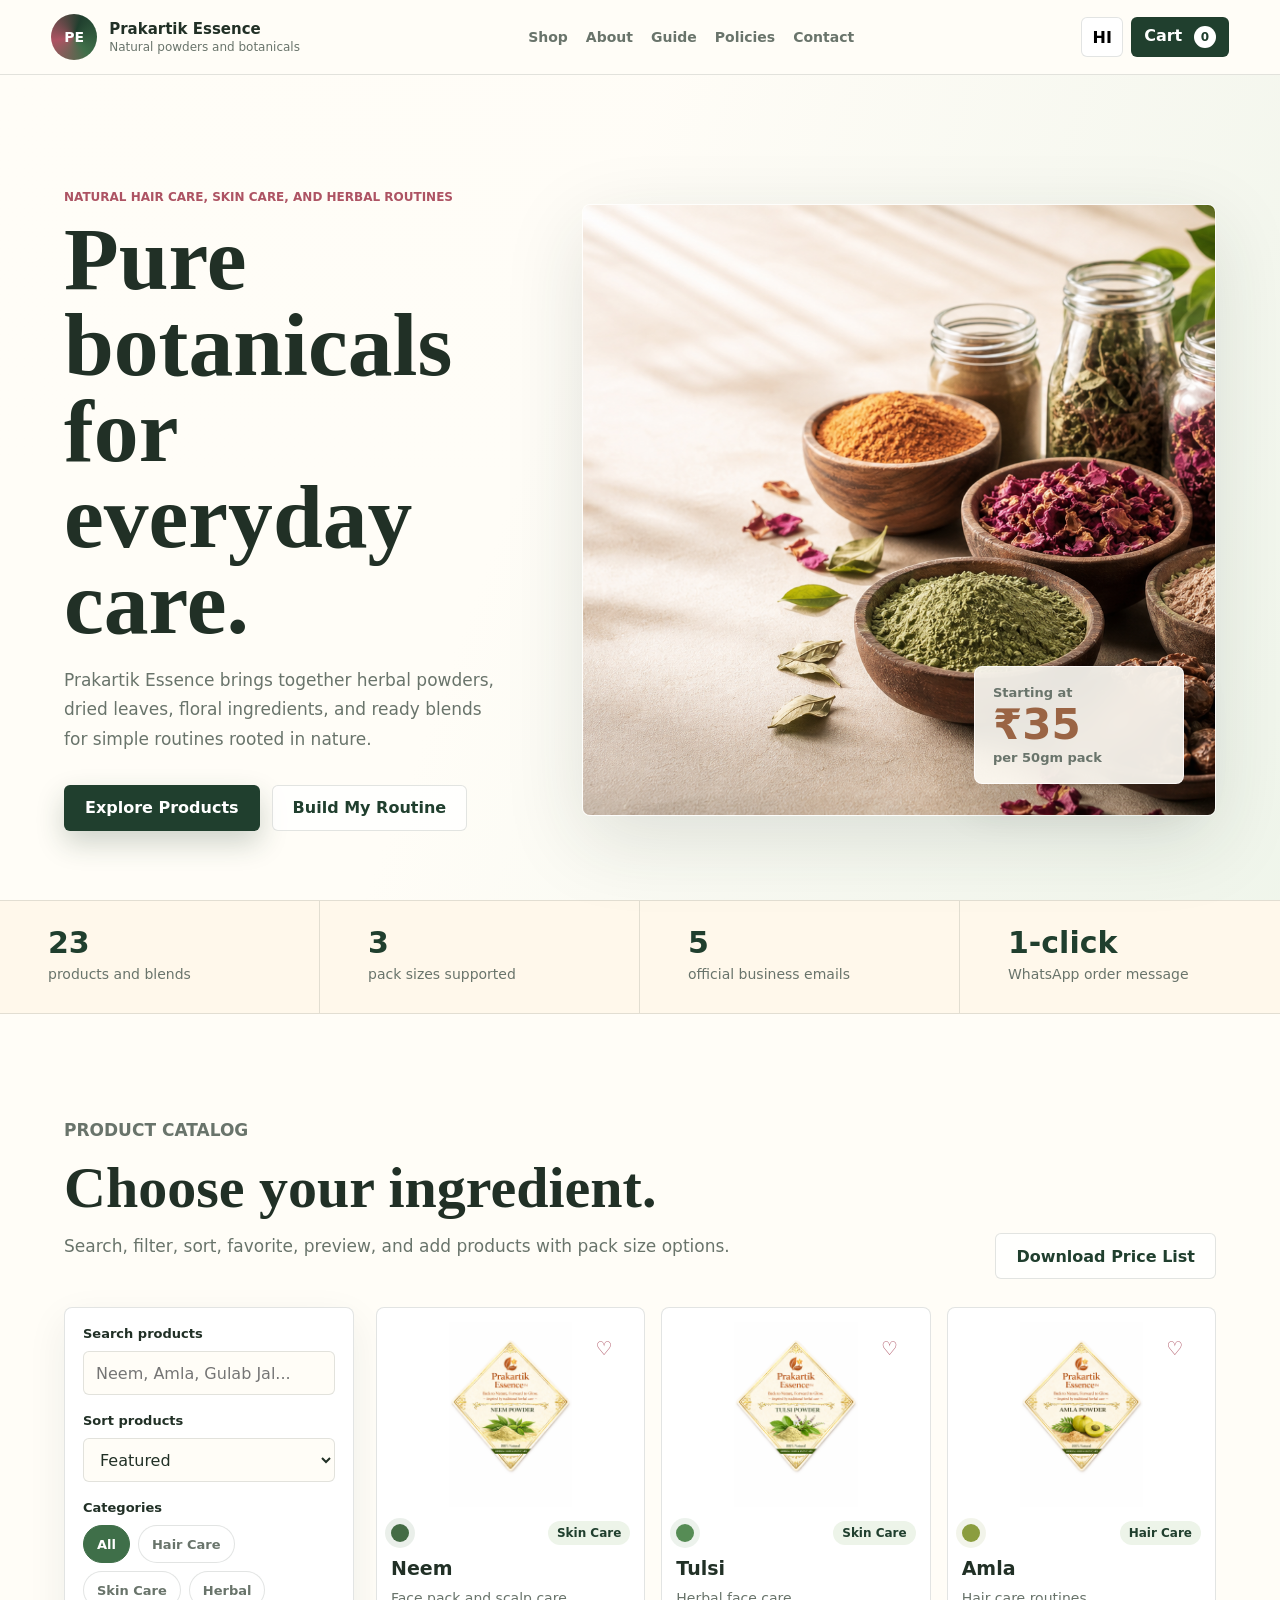
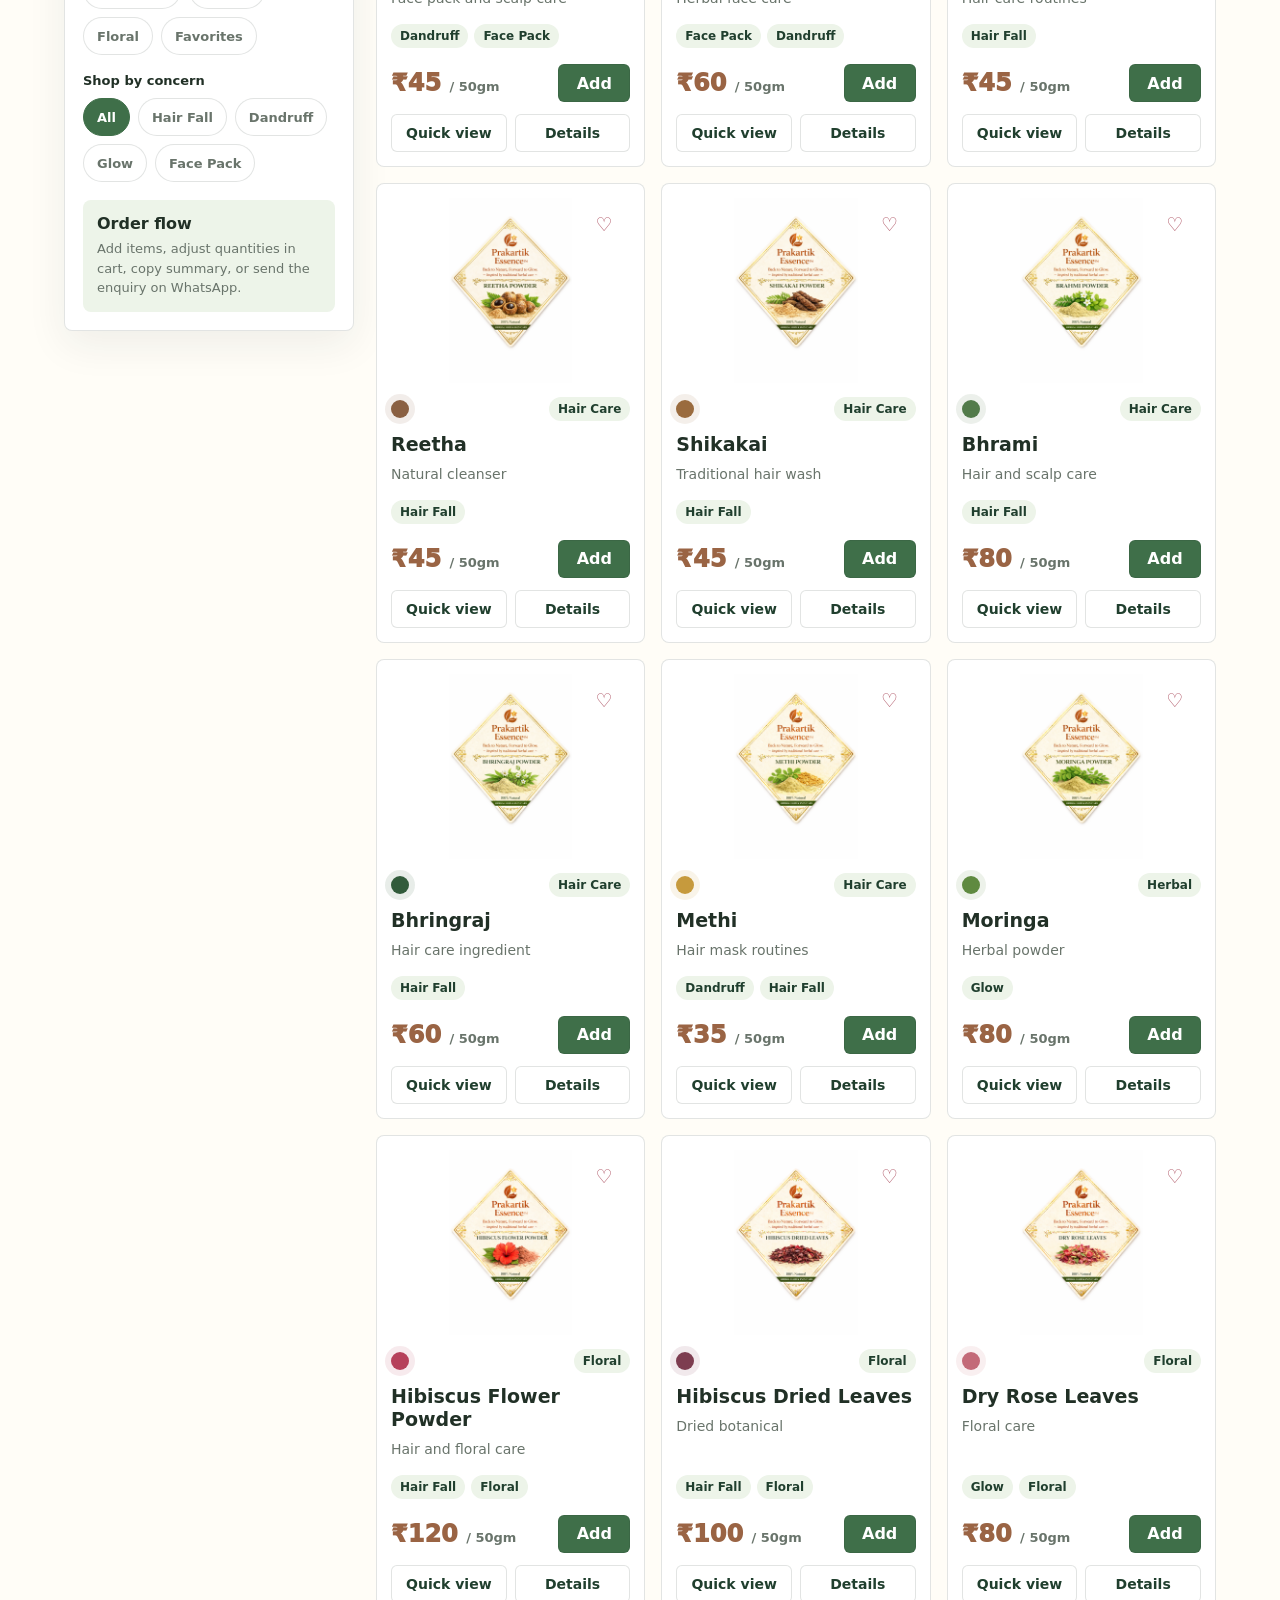
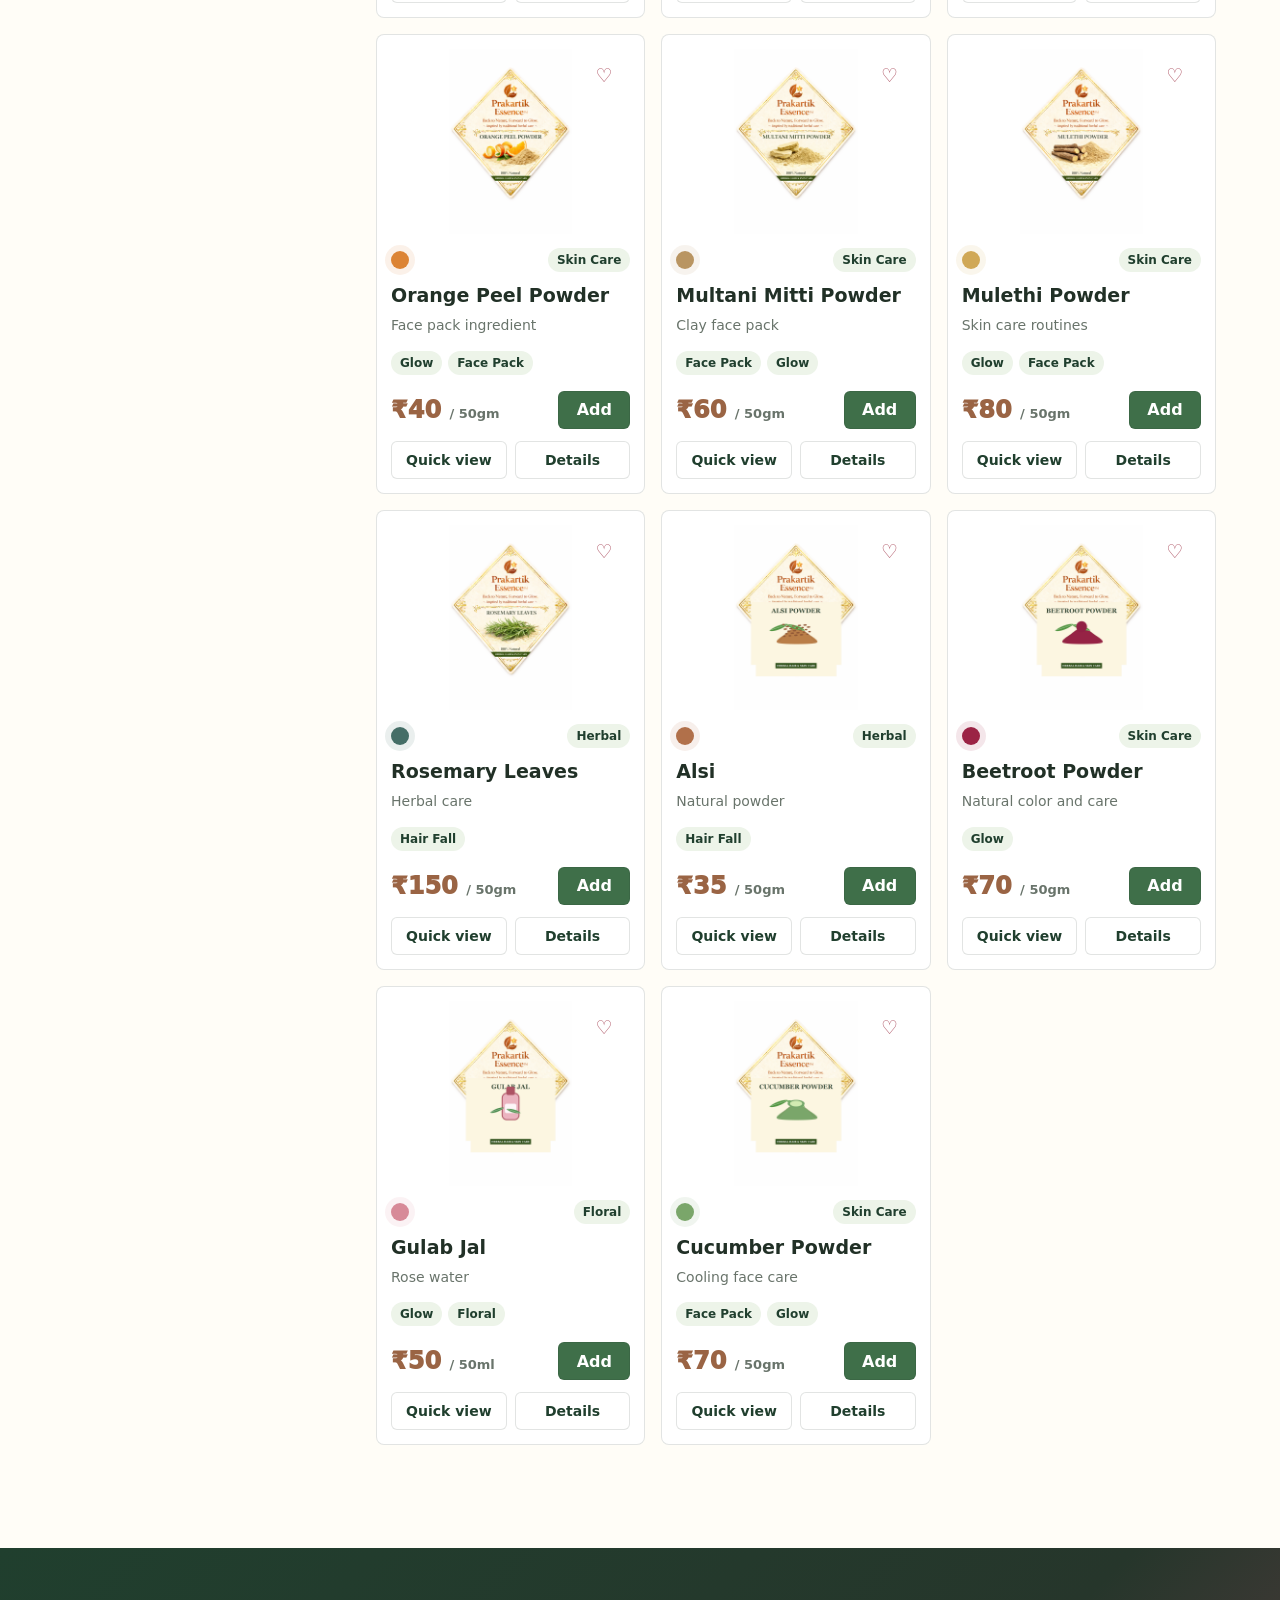
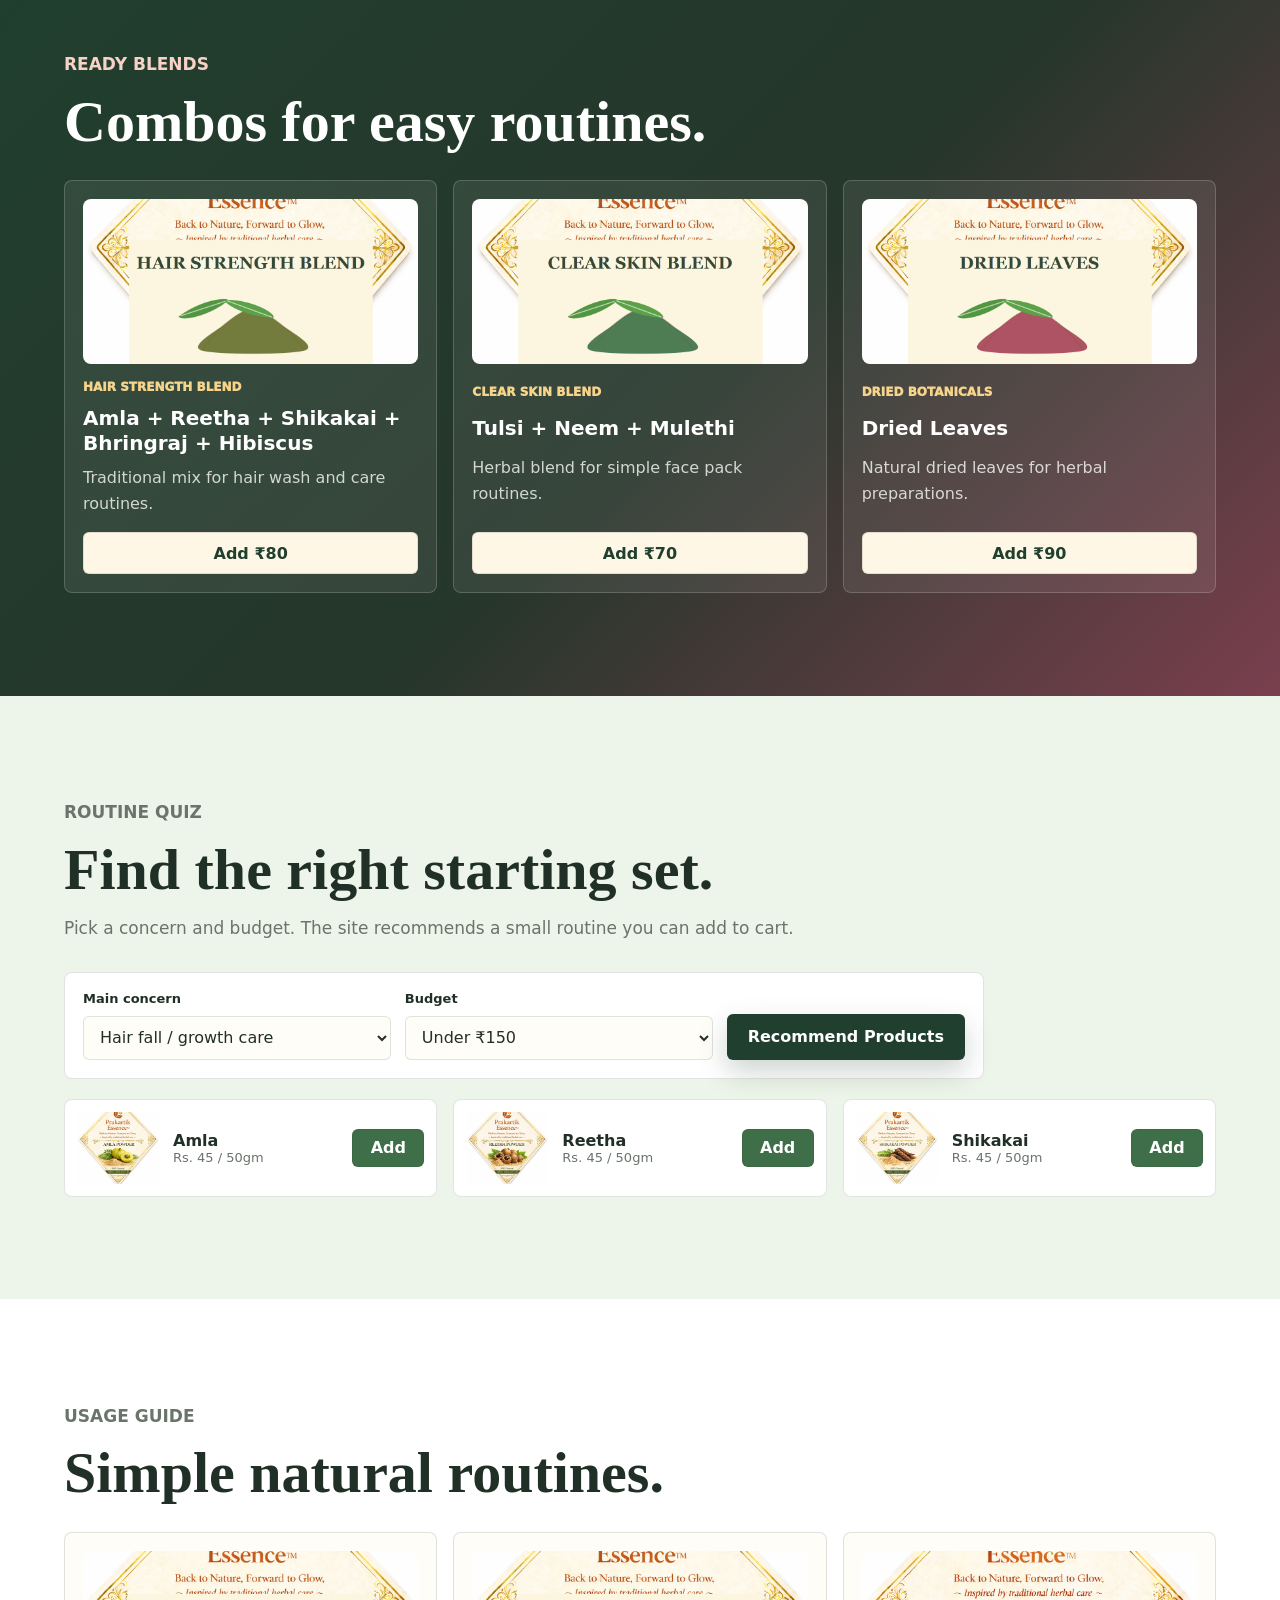
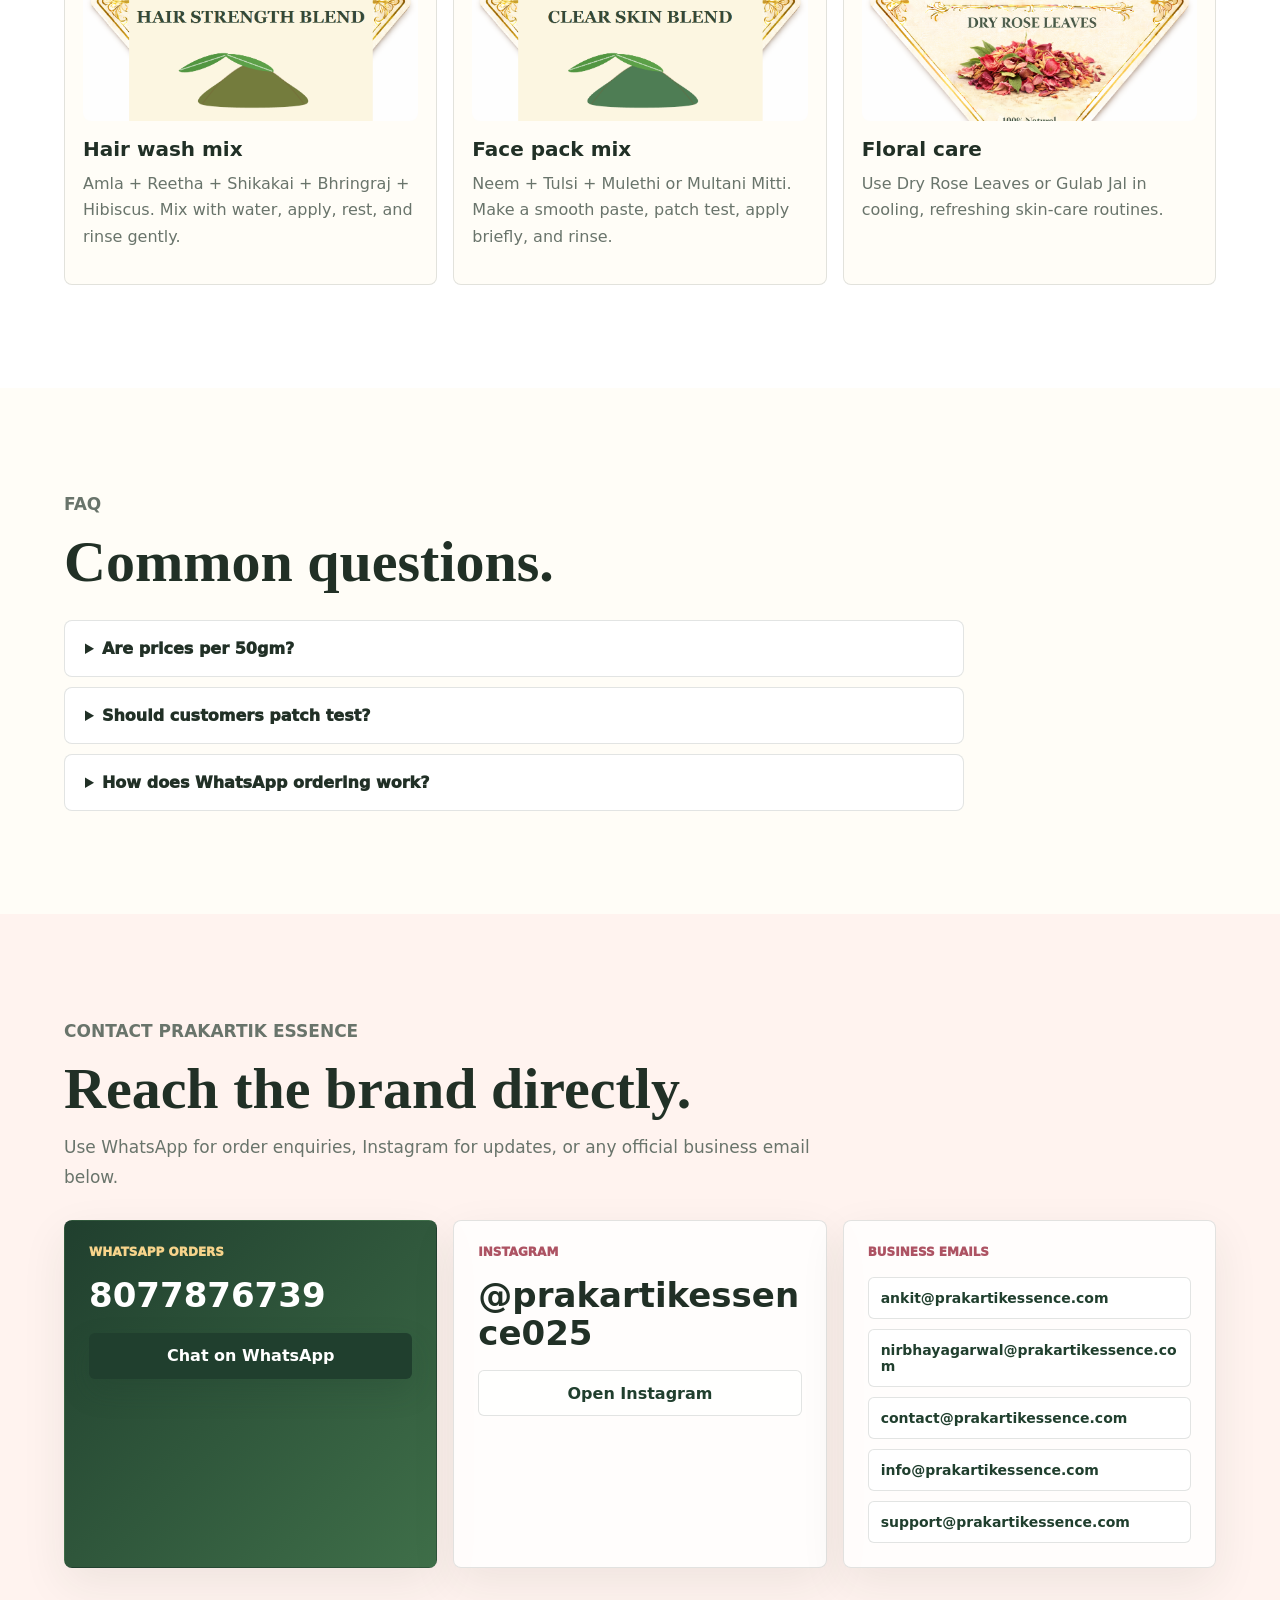
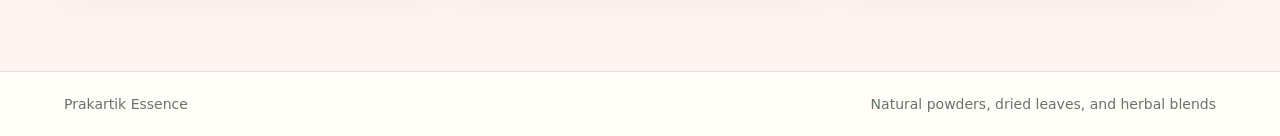
<file: index.html>
<!doctype html>
<html lang="en">
  <head>
    <meta charset="UTF-8" />
    <meta name="viewport" content="width=device-width, initial-scale=1.0" />
    <title>Prakartik Essence | Natural Herbal Powders</title>
    <meta
      name="description"
      content="Shop natural herbal powders, dried leaves, gulab jal, and traditional hair and skin care blends from Prakartik Essence."
    />
    <link rel="stylesheet" href="styles.css" />
  </head>
  <body>
    <header class="site-header">
      <a class="brand" href="#top" aria-label="Prakartik Essence home">
        <span class="brand-mark">PE</span>
        <span>
          <strong data-i18n="brand">Prakartik Essence</strong>
          <small data-i18n="tagline">Natural powders and botanicals</small>
        </span>
      </a>
      <nav class="nav" aria-label="Primary navigation">
        <a href="shop.html" data-i18n="navShop">Shop</a>
        <a href="about.html">About</a>
        <a href="guide.html" data-i18n="navGuide">Guide</a>
        <a href="policies.html">Policies</a>
        <a href="contact.html" data-i18n="navContact">Contact</a>
      </nav>
      <div class="header-actions">
        <button class="icon-btn" type="button" id="languageToggle" title="Switch language">HI</button>
        <button class="cart-trigger" type="button" id="openCart">Cart <span id="cartCount">0</span></button>
      </div>
    </header>

    <main id="top">
      <section class="hero">
        <div class="hero-copy">
          <p class="eyebrow" data-i18n="heroEyebrow">Natural hair care, skin care, and herbal routines</p>
          <h1 data-i18n="heroTitle">Pure botanicals for everyday care.</h1>
          <p class="hero-text" data-i18n="heroText">
            Prakartik Essence brings together herbal powders, dried leaves, floral ingredients, and
            ready blends for simple routines rooted in nature.
          </p>
        <div class="hero-actions">
            <a class="btn btn-primary" href="shop.html" data-i18n="exploreProducts">Explore Products</a>
            <a class="btn btn-secondary" href="#quiz" data-i18n="buildRoutine">Build My Routine</a>
          </div>
        </div>
        <div class="hero-visual" aria-label="Natural powder product display">
          <img src="assets/hero-herbal-powders.png" alt="Assorted natural powders and dried botanicals" />
          <div class="hero-card">
            <span>Starting at</span>
            <strong>&#8377;35</strong>
            <small>per 50gm pack</small>
          </div>
        </div>
      </section>

      <section class="stats" aria-label="Catalog summary">
        <div><strong>23</strong><span>products and blends</span></div>
        <div><strong>3</strong><span>pack sizes supported</span></div>
        <div><strong>5</strong><span>official business emails</span></div>
        <div><strong>1-click</strong><span>WhatsApp order message</span></div>
      </section>

      <section class="section shop-section" id="products">
        <div class="section-heading split-heading">
          <div>
            <p class="eyebrow">Product catalog</p>
            <h2>Choose your ingredient.</h2>
            <p>Search, filter, sort, favorite, preview, and add products with pack size options.</p>
          </div>
          <button class="btn btn-secondary" type="button" id="downloadPriceList">Download Price List</button>
        </div>

        <div class="shop-layout">
          <aside class="shop-tools" aria-label="Product tools">
            <label class="search-box">
              <span>Search products</span>
              <input id="productSearch" type="search" placeholder="Neem, Amla, Gulab Jal..." autocomplete="off" />
            </label>

            <label class="search-box">
              <span>Sort products</span>
              <select id="sortProducts">
                <option value="featured">Featured</option>
                <option value="priceLow">Price: low to high</option>
                <option value="priceHigh">Price: high to low</option>
                <option value="name">Name: A to Z</option>
              </select>
            </label>

            <div class="filter-group">
              <span>Categories</span>
              <div class="filter-bar" aria-label="Product category filters">
                <button class="filter-btn active" type="button" data-filter="all">All</button>
                <button class="filter-btn" type="button" data-filter="Hair Care">Hair Care</button>
                <button class="filter-btn" type="button" data-filter="Skin Care">Skin Care</button>
                <button class="filter-btn" type="button" data-filter="Herbal">Herbal</button>
                <button class="filter-btn" type="button" data-filter="Floral">Floral</button>
                <button class="filter-btn" type="button" data-filter="favorites">Favorites</button>
              </div>
            </div>

            <div class="filter-group">
              <span>Shop by concern</span>
              <div class="filter-bar concern-bar" aria-label="Product concern filters">
                <button class="concern-btn active" type="button" data-concern="all">All</button>
                <button class="concern-btn" type="button" data-concern="Hair Fall">Hair Fall</button>
                <button class="concern-btn" type="button" data-concern="Dandruff">Dandruff</button>
                <button class="concern-btn" type="button" data-concern="Glow">Glow</button>
                <button class="concern-btn" type="button" data-concern="Face Pack">Face Pack</button>
              </div>
            </div>

            <div class="mini-note">
              <strong>Order flow</strong>
              <span>Add items, adjust quantities in cart, copy summary, or send the enquiry on WhatsApp.</span>
            </div>
          </aside>

          <div class="product-grid" id="productGrid" aria-live="polite"></div>
        </div>
      </section>

      <section class="combo-section" id="combos">
        <div class="section-heading compact">
          <p class="eyebrow">Ready blends</p>
          <h2>Combos for easy routines.</h2>
        </div>
        <div class="combo-grid" id="comboGrid"></div>
      </section>

      <section class="quiz-section" id="quiz">
        <div class="section-heading">
          <p class="eyebrow">Routine quiz</p>
          <h2>Find the right starting set.</h2>
          <p>Pick a concern and budget. The site recommends a small routine you can add to cart.</p>
        </div>
        <div class="quiz-panel">
          <label>
            <span>Main concern</span>
            <select id="quizConcern">
              <option value="Hair Fall">Hair fall / growth care</option>
              <option value="Dandruff">Dandruff / scalp care</option>
              <option value="Glow">Skin glow</option>
              <option value="Face Pack">Face pack basics</option>
              <option value="Floral">Floral care</option>
            </select>
          </label>
          <label>
            <span>Budget</span>
            <select id="quizBudget">
              <option value="150">Under &#8377;150</option>
              <option value="250">Under &#8377;250</option>
              <option value="400">Under &#8377;400</option>
            </select>
          </label>
          <button class="btn btn-primary" type="button" id="runQuiz">Recommend Products</button>
        </div>
        <div class="recommendation-grid" id="recommendations"></div>
      </section>

      <section class="guide-section" id="guide">
        <div class="section-heading">
          <p class="eyebrow">Usage guide</p>
          <h2>Simple natural routines.</h2>
        </div>
        <div class="guide-grid">
          <article>
            <img id="guideHairImage" alt="Hair care herbal powder visual" />
            <h3>Hair wash mix</h3>
            <p>Amla + Reetha + Shikakai + Bhringraj + Hibiscus. Mix with water, apply, rest, and rinse gently.</p>
          </article>
          <article>
            <img id="guideSkinImage" alt="Skin care herbal powder visual" />
            <h3>Face pack mix</h3>
            <p>Neem + Tulsi + Mulethi or Multani Mitti. Make a smooth paste, patch test, apply briefly, and rinse.</p>
          </article>
          <article>
            <img id="guideFloralImage" alt="Floral care visual" />
            <h3>Floral care</h3>
            <p>Use Dry Rose Leaves or Gulab Jal in cooling, refreshing skin-care routines.</p>
          </article>
        </div>
      </section>

      <section class="faq-section" id="faq">
        <div class="section-heading">
          <p class="eyebrow">FAQ</p>
          <h2>Common questions.</h2>
        </div>
        <div class="faq-list">
          <details>
            <summary>Are prices per 50gm?</summary>
            <p>Yes. Prices are per 50gm unless the product is liquid, like Gulab Jal, which is listed per 50ml.</p>
          </details>
          <details>
            <summary>Should customers patch test?</summary>
            <p>Yes. Natural ingredients can still irritate sensitive skin, so a patch test is recommended before use.</p>
          </details>
          <details>
            <summary>How does WhatsApp ordering work?</summary>
            <p>Add items to cart, adjust quantity, then use Send on WhatsApp. The site creates the message automatically.</p>
          </details>
        </div>
      </section>

      <span class="anchor-target" id="order" aria-hidden="true"></span>

      <section class="contact-section" id="contact">
        <div class="section-heading">
          <p class="eyebrow">Contact Prakartik Essence</p>
          <h2>Reach the brand directly.</h2>
          <p>Use WhatsApp for order enquiries, Instagram for updates, or any official business email below.</p>
        </div>

        <div class="contact-layout">
          <div class="contact-card highlight">
            <span>WhatsApp orders</span>
            <strong>8077876739</strong>
            <a class="btn btn-primary" href="https://wa.me/918077876739" target="_blank" rel="noopener">
              Chat on WhatsApp
            </a>
          </div>

          <div class="contact-card">
            <span>Instagram</span>
            <strong>@prakartikessence025</strong>
            <a class="btn btn-secondary" href="https://www.instagram.com/prakartikessence025/" target="_blank" rel="noopener">
              Open Instagram
            </a>
          </div>

          <div class="email-card">
            <span>Business emails</span>
            <div class="email-list">
              <a href="mailto:ankit@prakartikessence.com">ankit@prakartikessence.com</a>
              <a href="mailto:nirbhayagarwal@prakartikessence.com">nirbhayagarwal@prakartikessence.com</a>
              <a href="mailto:contact@prakartikessence.com">contact@prakartikessence.com</a>
              <a href="mailto:info@prakartikessence.com">info@prakartikessence.com</a>
              <a href="mailto:support@prakartikessence.com">support@prakartikessence.com</a>
            </div>
          </div>
        </div>
      </section>
    </main>

    <aside class="cart-drawer" id="cartDrawer" aria-hidden="true">
      <div class="drawer-backdrop" id="drawerBackdrop"></div>
      <div class="drawer-panel" role="dialog" aria-modal="true" aria-labelledby="cartTitle">
        <div class="drawer-header">
          <div>
            <p class="eyebrow">Cart</p>
            <h2 id="cartTitle">Order summary</h2>
          </div>
          <button class="icon-btn" type="button" id="closeCart" aria-label="Close cart">x</button>
        </div>
        <div class="order-items" id="orderItems"></div>
        <label class="delivery-box">
          <span>Delivery estimate</span>
          <select id="deliveryZone">
            <option value="0">Pickup / confirm later</option>
            <option value="50">Local delivery + &#8377;50</option>
            <option value="90">Standard delivery + &#8377;90</option>
          </select>
        </label>
        <div class="order-total">
          <span>Estimated total</span>
          <strong id="orderTotal">&#8377;0</strong>
        </div>
        <p class="discount-note" id="discountNote"></p>
        <a class="btn btn-primary" id="whatsappOrder" href="https://wa.me/918077876739" target="_blank" rel="noopener">
          Send on WhatsApp
        </a>
        <button class="copy-order" type="button" id="copyOrder">Copy Order Summary</button>
        <button class="clear-order" type="button" id="clearOrder">Clear Cart</button>
      </div>
    </aside>

    <div class="modal" id="productModal" aria-hidden="true">
      <div class="modal-backdrop" id="modalBackdrop"></div>
      <article class="modal-card" role="dialog" aria-modal="true" aria-labelledby="modalTitle">
        <button class="icon-btn modal-close" type="button" id="closeModal" aria-label="Close product details">x</button>
        <img id="modalImage" alt="" />
        <div class="modal-content">
          <p class="eyebrow" id="modalCategory"></p>
          <h2 id="modalTitle"></h2>
          <p id="modalNote"></p>
          <div class="detail-list">
            <div><strong>Benefits</strong><span id="modalBenefits"></span></div>
            <div><strong>How to use</strong><span id="modalUsage"></span></div>
            <div><strong>Best paired with</strong><span id="modalPairs"></span></div>
          </div>
          <div class="modal-actions">
            <select id="modalPack"></select>
            <button class="btn btn-primary" type="button" id="modalAdd">Add to Cart</button>
          </div>
          <small class="safety-note">Patch test before use. Avoid contact with eyes.</small>
        </div>
      </article>
    </div>

    <footer class="footer">
      <span>Prakartik Essence</span>
      <span>Natural powders, dried leaves, and herbal blends</span>
    </footer>

    <script src="script.js"></script>
  </body>
</html>
</file>
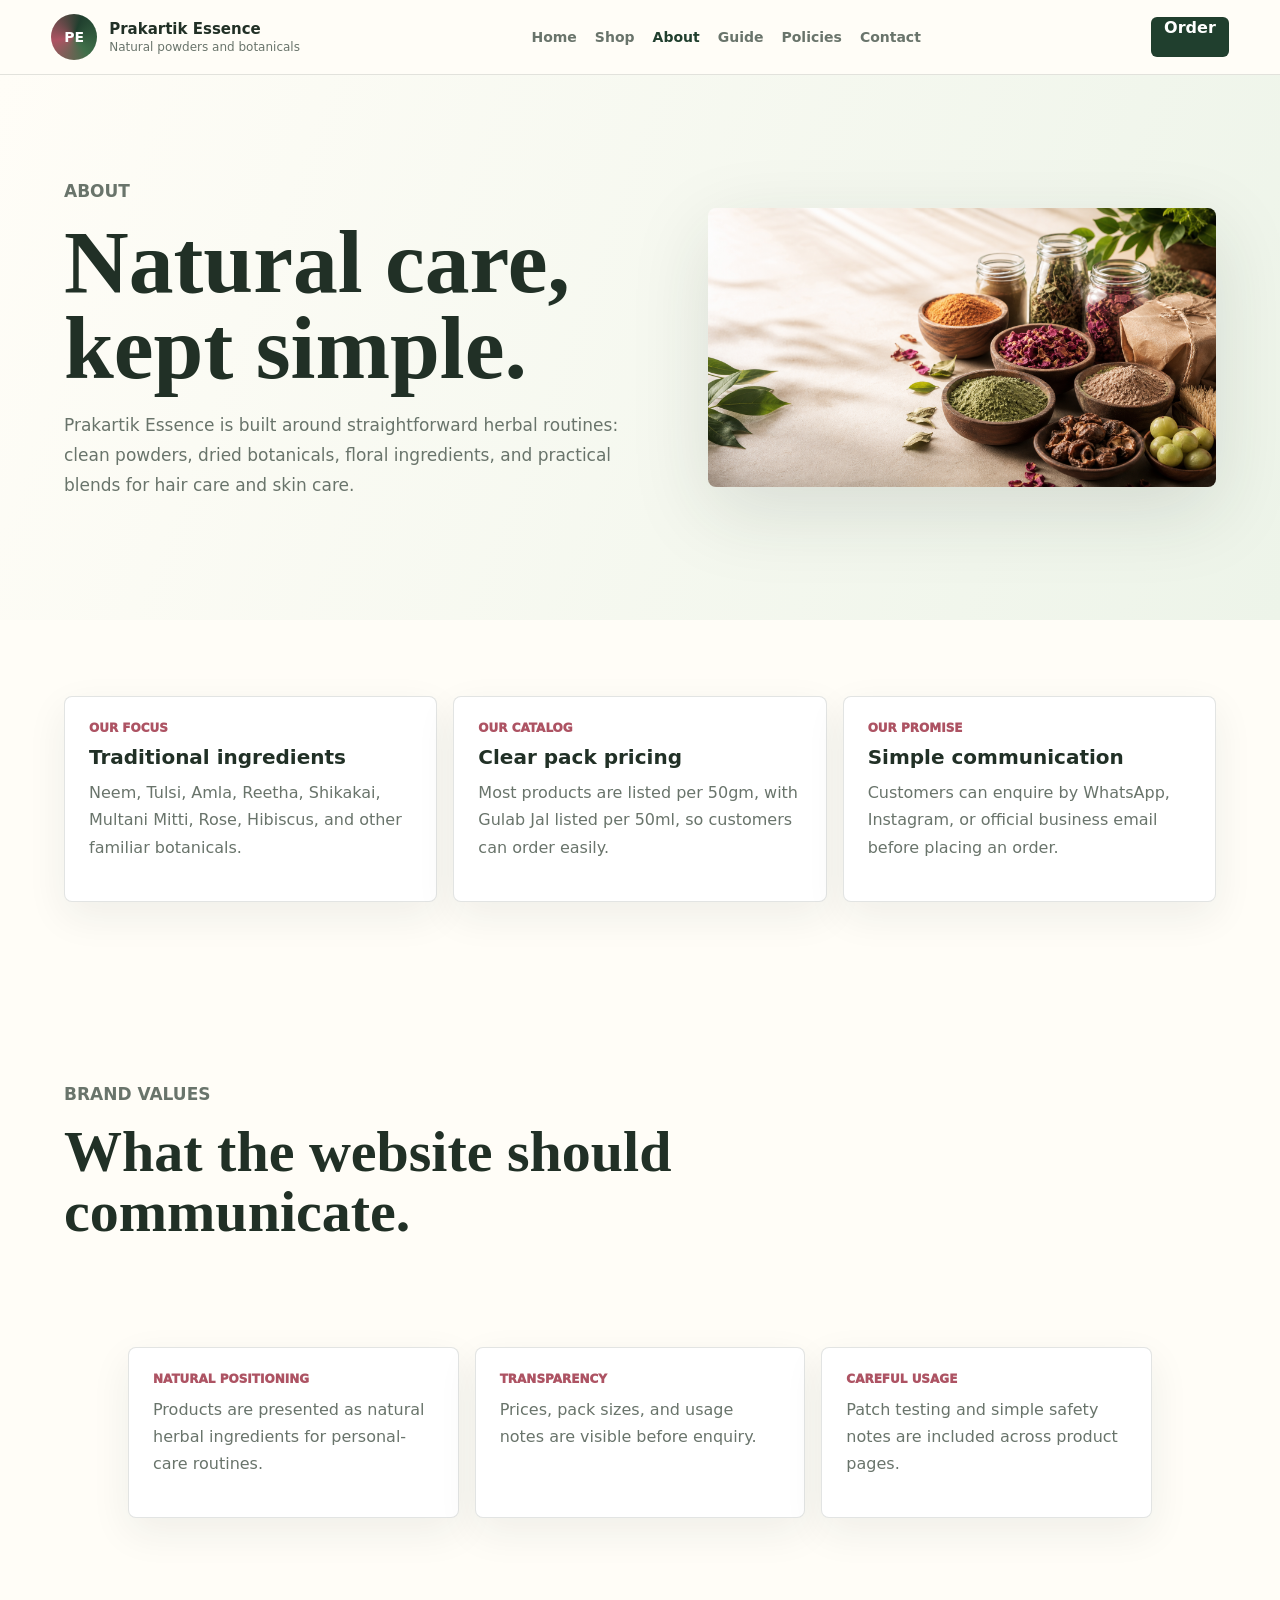
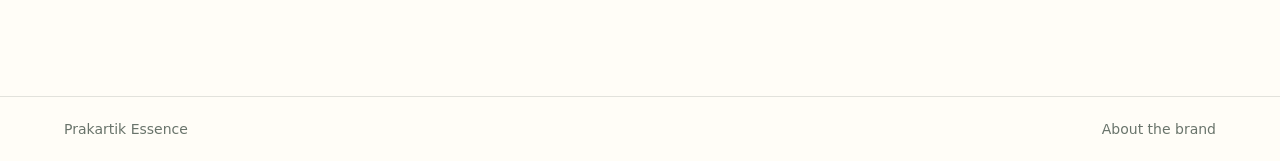
<file: about.html>
<!doctype html>
<html lang="en">
  <head>
    <meta charset="UTF-8" />
    <meta name="viewport" content="width=device-width, initial-scale=1.0" />
    <title>About | Prakartik Essence</title>
    <link rel="stylesheet" href="styles.css" />
  </head>
  <body>
    <div id="pageHeader"></div>
    <main>
      <section class="inner-hero">
        <div>
          <p class="eyebrow">About</p>
          <h1>Natural care, kept simple.</h1>
          <p>
            Prakartik Essence is built around straightforward herbal routines: clean powders, dried botanicals,
            floral ingredients, and practical blends for hair care and skin care.
          </p>
        </div>
        <img src="assets/hero-herbal-powders.png" alt="Natural powders arranged for Prakartik Essence" />
      </section>
      <section class="story-grid">
        <article><span>Our focus</span><h3>Traditional ingredients</h3><p>Neem, Tulsi, Amla, Reetha, Shikakai, Multani Mitti, Rose, Hibiscus, and other familiar botanicals.</p></article>
        <article><span>Our catalog</span><h3>Clear pack pricing</h3><p>Most products are listed per 50gm, with Gulab Jal listed per 50ml, so customers can order easily.</p></article>
        <article><span>Our promise</span><h3>Simple communication</h3><p>Customers can enquire by WhatsApp, Instagram, or official business email before placing an order.</p></article>
      </section>
      <section class="section">
        <div class="section-heading"><p class="eyebrow">Brand values</p><h2>What the website should communicate.</h2></div>
        <div class="detail-page-grid">
          <article><span>Natural positioning</span><p>Products are presented as natural herbal ingredients for personal-care routines.</p></article>
          <article><span>Transparency</span><p>Prices, pack sizes, and usage notes are visible before enquiry.</p></article>
          <article><span>Careful usage</span><p>Patch testing and simple safety notes are included across product pages.</p></article>
        </div>
      </section>
    </main>
    <footer class="footer"><span>Prakartik Essence</span><span>About the brand</span></footer>
    <script src="page-utils.js"></script>
    <script>document.querySelector("#pageHeader").innerHTML = peHeader("About");</script>
  </body>
</html>
</file>
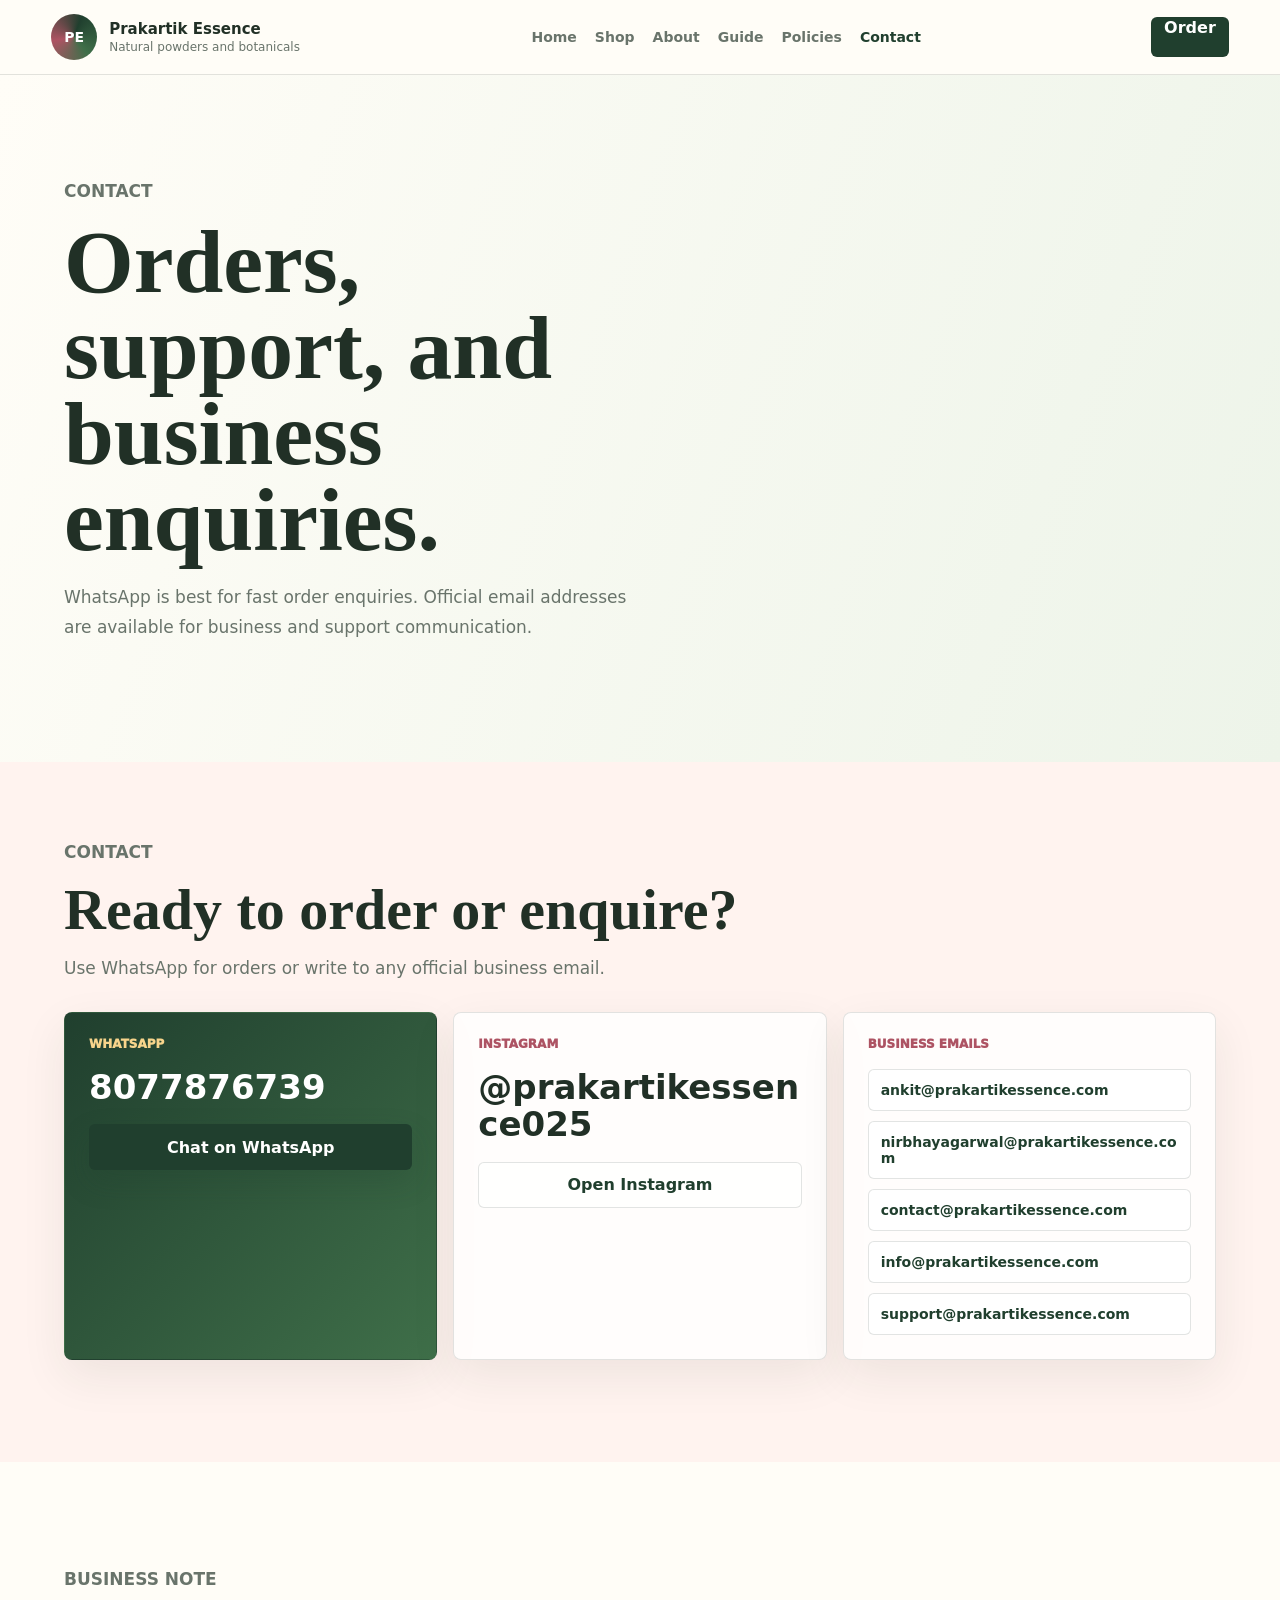
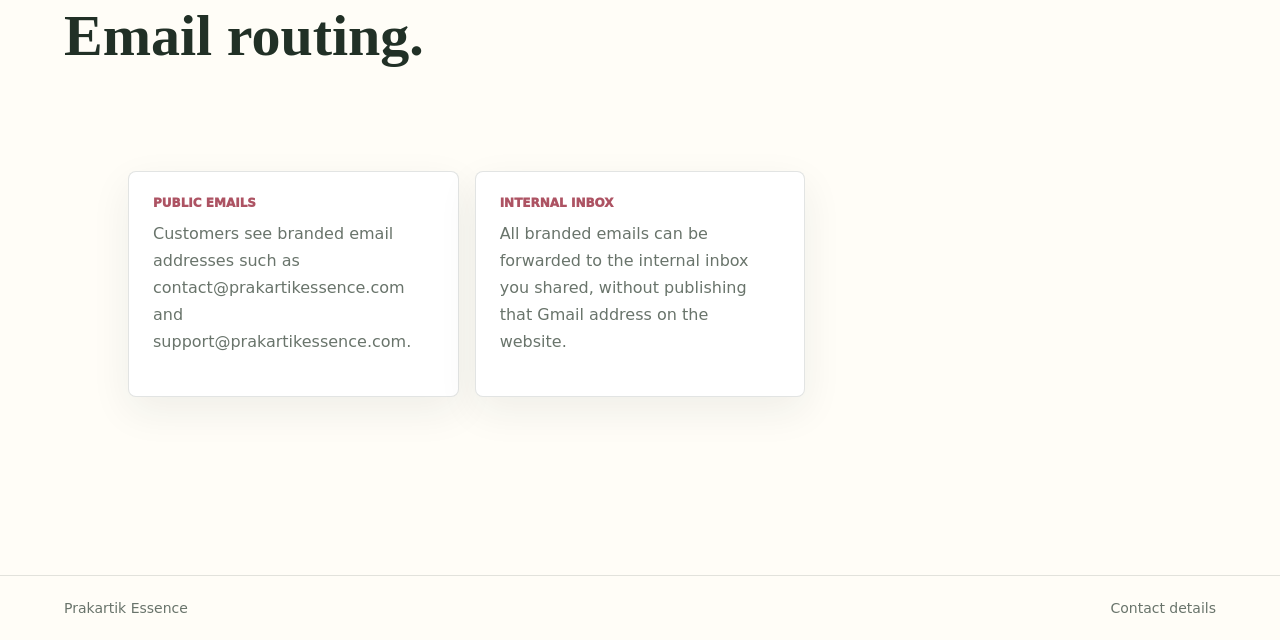
<file: contact.html>
<!doctype html>
<html lang="en">
  <head>
    <meta charset="UTF-8" />
    <meta name="viewport" content="width=device-width, initial-scale=1.0" />
    <title>Contact | Prakartik Essence</title>
    <link rel="stylesheet" href="styles.css" />
  </head>
  <body>
    <div id="pageHeader"></div>
    <main>
      <section class="inner-hero">
        <div>
          <p class="eyebrow">Contact</p>
          <h1>Orders, support, and business enquiries.</h1>
          <p>WhatsApp is best for fast order enquiries. Official email addresses are available for business and support communication.</p>
        </div>
      </section>
      <div id="contactBlock"></div>
      <section class="section">
        <div class="section-heading"><p class="eyebrow">Business note</p><h2>Email routing.</h2></div>
        <div class="detail-page-grid">
          <article><span>Public emails</span><p>Customers see branded email addresses such as contact@prakartikessence.com and support@prakartikessence.com.</p></article>
          <article><span>Internal inbox</span><p>All branded emails can be forwarded to the internal inbox you shared, without publishing that Gmail address on the website.</p></article>
        </div>
      </section>
    </main>
    <footer class="footer"><span>Prakartik Essence</span><span>Contact details</span></footer>
    <script src="page-utils.js"></script>
    <script>
      document.querySelector("#pageHeader").innerHTML = peHeader("Contact");
      document.querySelector("#contactBlock").innerHTML = peContactBlock();
    </script>
  </body>
</html>
</file>
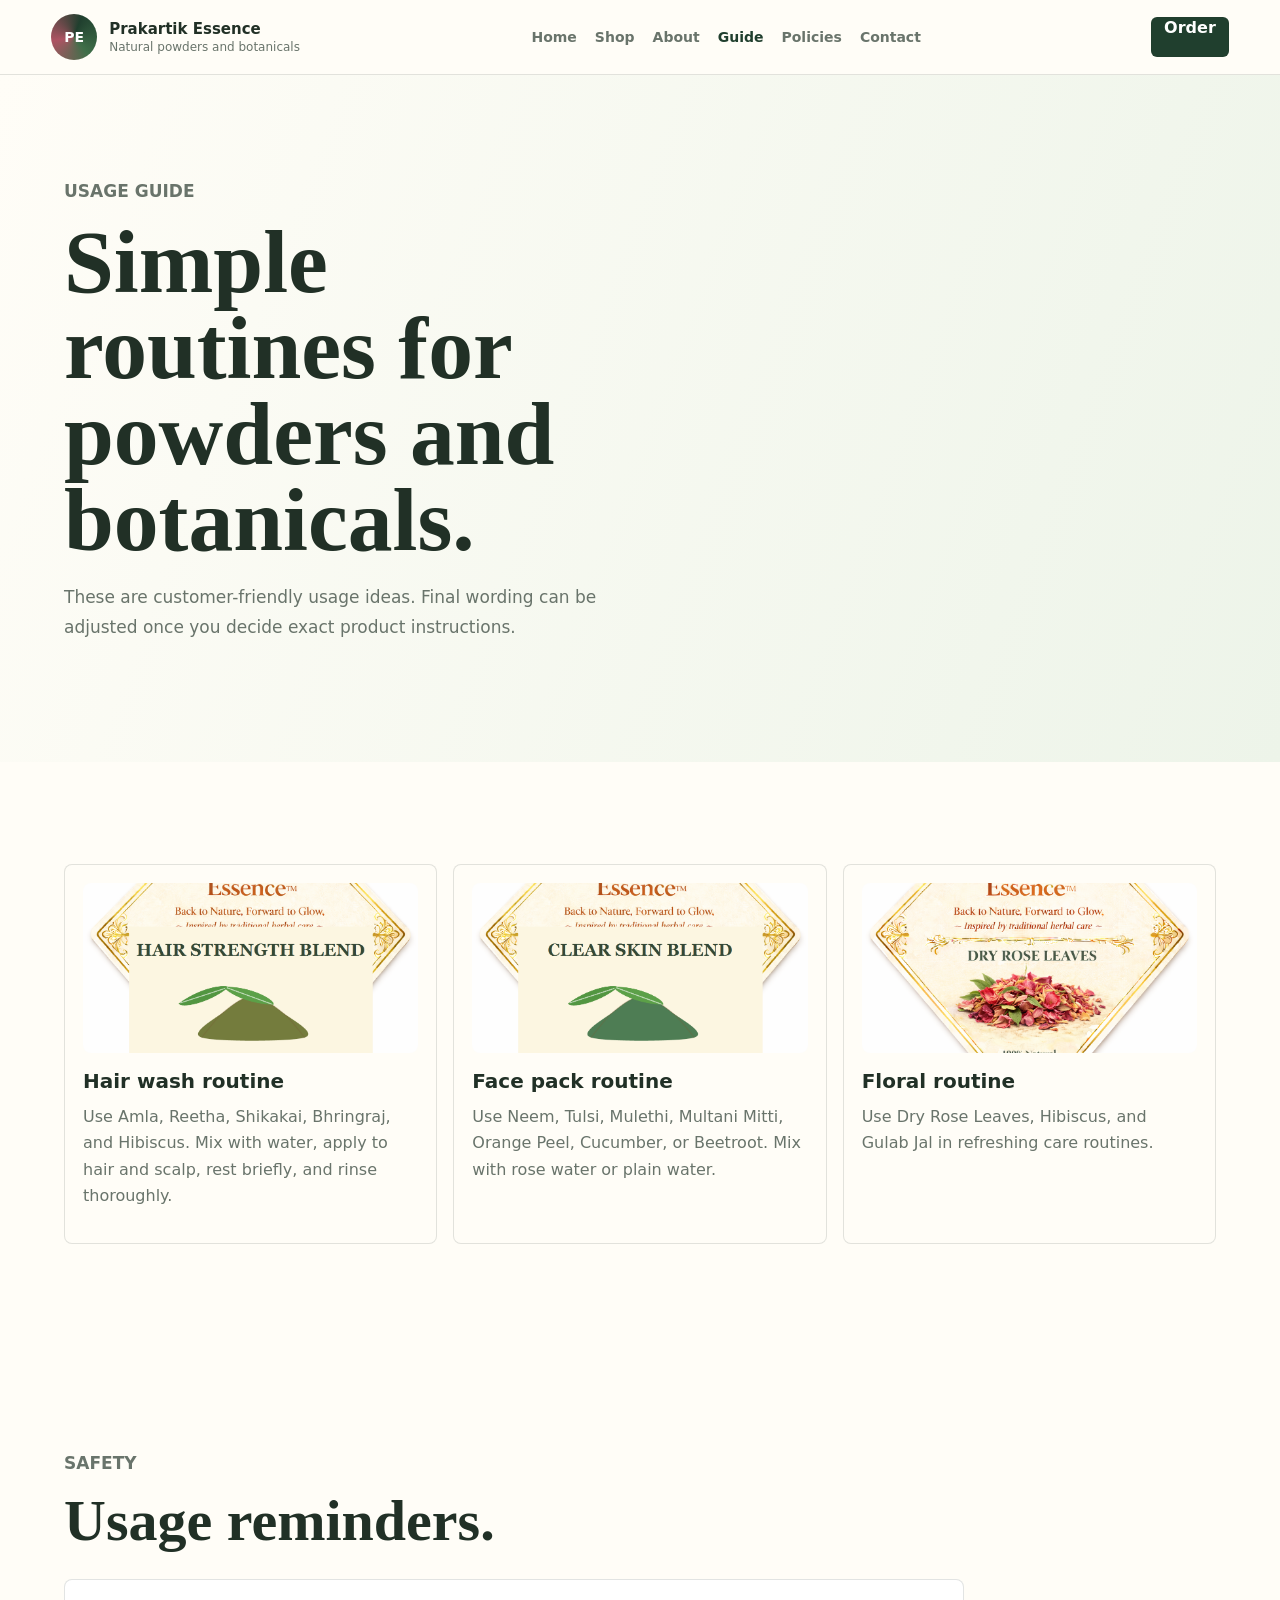
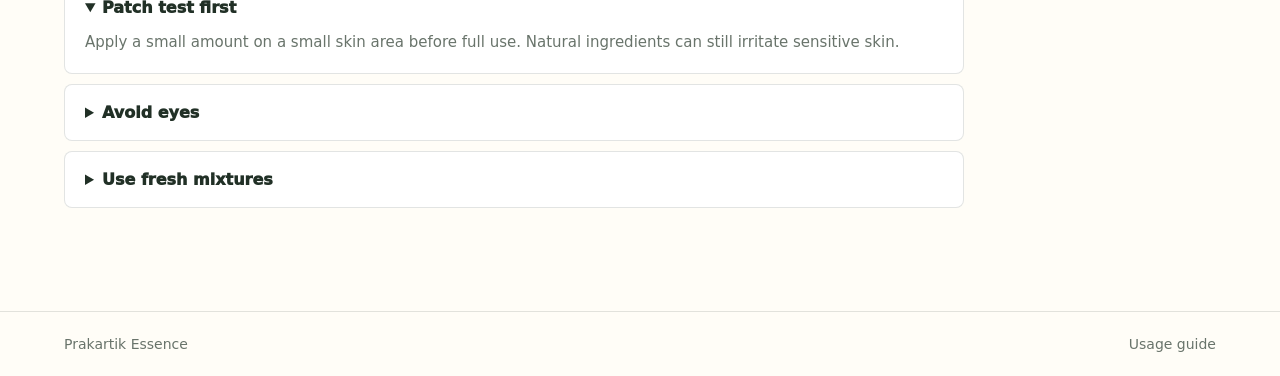
<file: guide.html>
<!doctype html>
<html lang="en">
  <head>
    <meta charset="UTF-8" />
    <meta name="viewport" content="width=device-width, initial-scale=1.0" />
    <title>Usage Guide | Prakartik Essence</title>
    <link rel="stylesheet" href="styles.css" />
  </head>
  <body>
    <div id="pageHeader"></div>
    <main>
      <section class="inner-hero">
        <div>
          <p class="eyebrow">Usage Guide</p>
          <h1>Simple routines for powders and botanicals.</h1>
          <p>These are customer-friendly usage ideas. Final wording can be adjusted once you decide exact product instructions.</p>
        </div>
      </section>
      <section class="section">
        <div class="guide-grid">
          <article><img id="hairImg" alt="Hair routine" /><h3>Hair wash routine</h3><p>Use Amla, Reetha, Shikakai, Bhringraj, and Hibiscus. Mix with water, apply to hair and scalp, rest briefly, and rinse thoroughly.</p></article>
          <article><img id="skinImg" alt="Face pack routine" /><h3>Face pack routine</h3><p>Use Neem, Tulsi, Mulethi, Multani Mitti, Orange Peel, Cucumber, or Beetroot. Mix with rose water or plain water.</p></article>
          <article><img id="floralImg" alt="Floral routine" /><h3>Floral routine</h3><p>Use Dry Rose Leaves, Hibiscus, and Gulab Jal in refreshing care routines.</p></article>
        </div>
      </section>
      <section class="faq-section">
        <div class="section-heading"><p class="eyebrow">Safety</p><h2>Usage reminders.</h2></div>
        <div class="faq-list">
          <details open><summary>Patch test first</summary><p>Apply a small amount on a small skin area before full use. Natural ingredients can still irritate sensitive skin.</p></details>
          <details><summary>Avoid eyes</summary><p>Keep powders and mixtures away from eyes. Rinse immediately with clean water if contact happens.</p></details>
          <details><summary>Use fresh mixtures</summary><p>Prepare small fresh batches instead of storing wet mixtures for long periods.</p></details>
        </div>
      </section>
    </main>
    <footer class="footer"><span>Prakartik Essence</span><span>Usage guide</span></footer>
    <script src="product-data.js"></script>
    <script src="page-utils.js"></script>
    <script>
      document.querySelector("#pageHeader").innerHTML = peHeader("Guide");
      document.querySelector("#hairImg").src = peImageSvg(window.PE_COMBOS[0], "Hair Care");
      document.querySelector("#skinImg").src = peImageSvg(window.PE_COMBOS[1], "Face Pack");
      document.querySelector("#floralImg").src = peImageSvg(window.PE_PRODUCTS.find((p) => p.id === "rose-leaves"), "Floral Care");
    </script>
  </body>
</html>
</file>
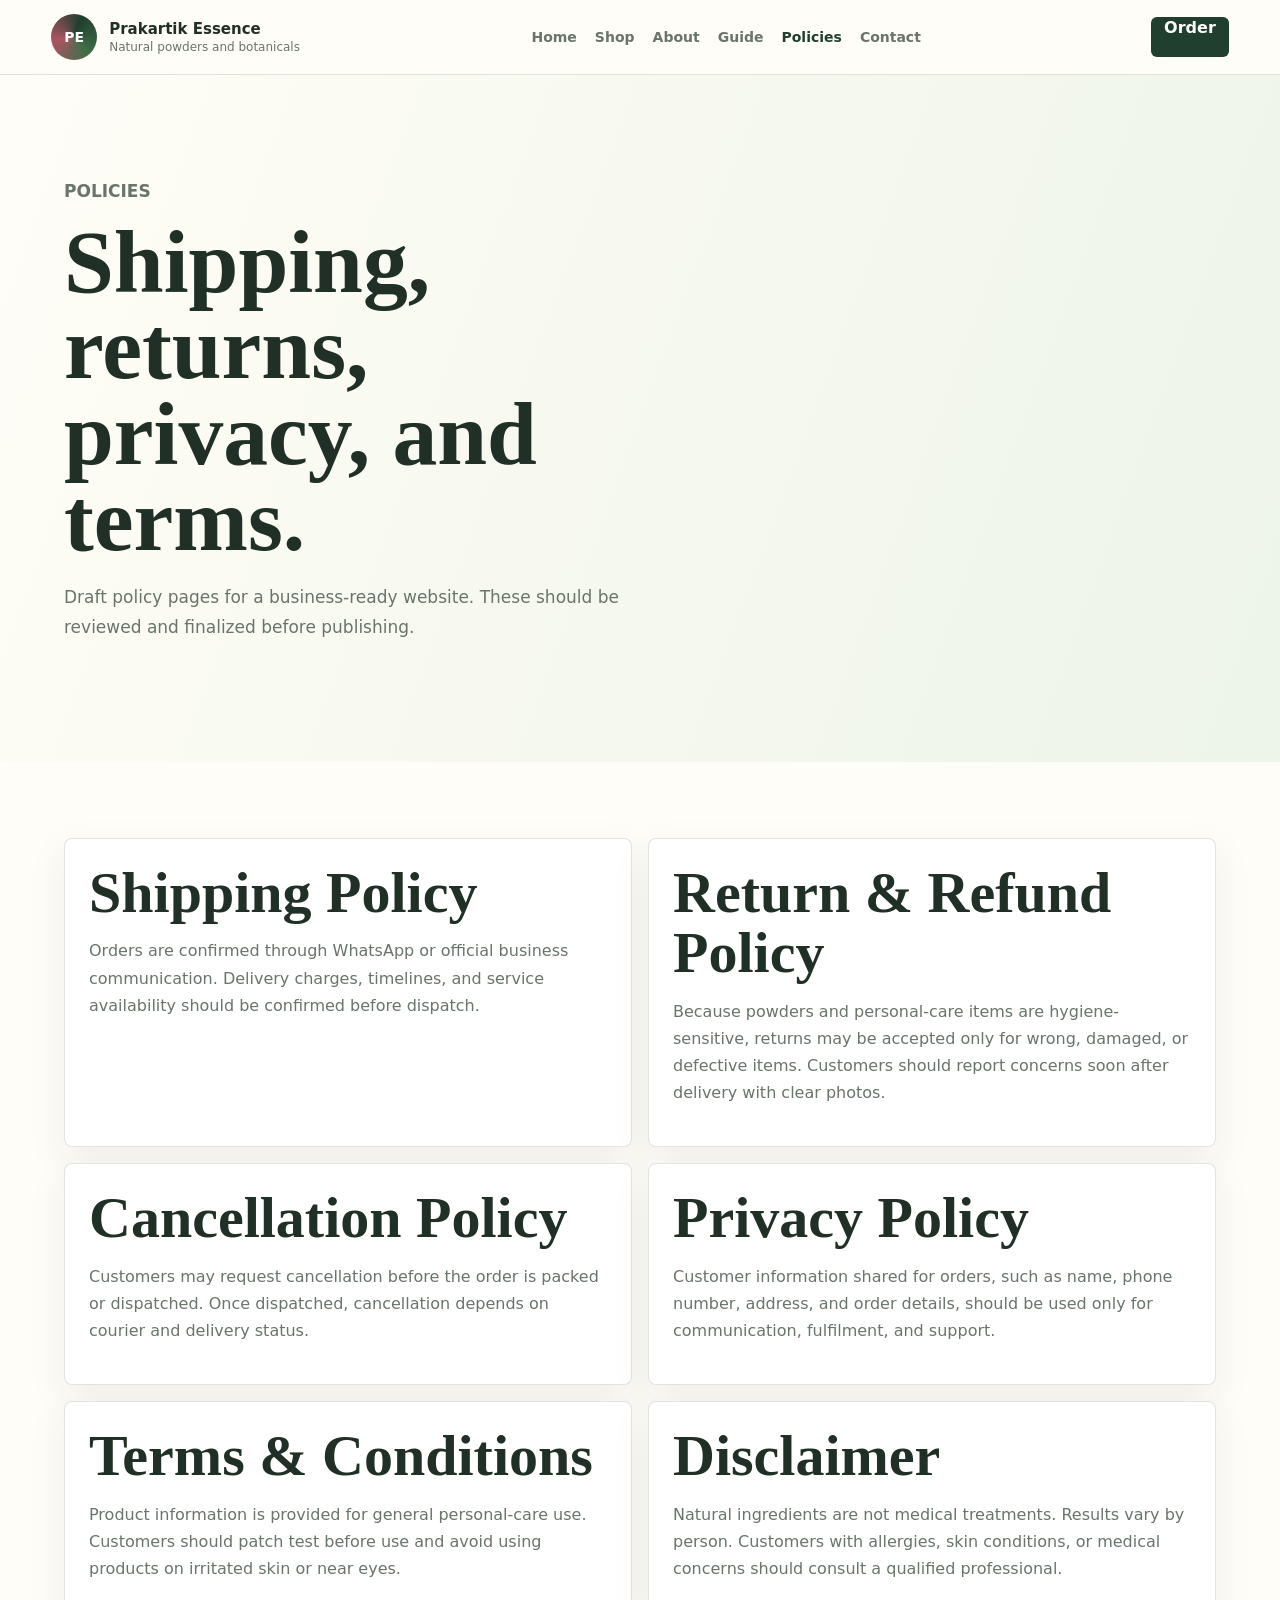
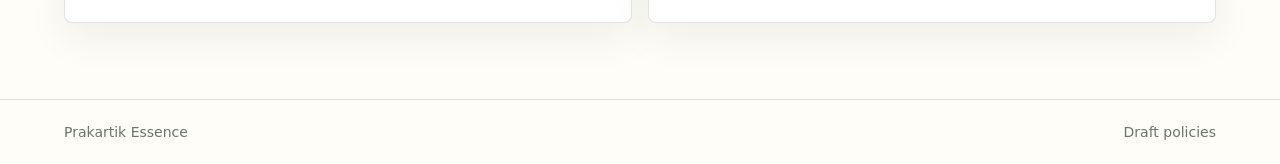
<file: policies.html>
<!doctype html>
<html lang="en">
  <head>
    <meta charset="UTF-8" />
    <meta name="viewport" content="width=device-width, initial-scale=1.0" />
    <title>Policies | Prakartik Essence</title>
    <link rel="stylesheet" href="styles.css" />
  </head>
  <body>
    <div id="pageHeader"></div>
    <main>
      <section class="inner-hero">
        <div>
          <p class="eyebrow">Policies</p>
          <h1>Shipping, returns, privacy, and terms.</h1>
          <p>Draft policy pages for a business-ready website. These should be reviewed and finalized before publishing.</p>
        </div>
      </section>
      <section class="policy-layout">
        <article><h2>Shipping Policy</h2><p>Orders are confirmed through WhatsApp or official business communication. Delivery charges, timelines, and service availability should be confirmed before dispatch.</p></article>
        <article><h2>Return & Refund Policy</h2><p>Because powders and personal-care items are hygiene-sensitive, returns may be accepted only for wrong, damaged, or defective items. Customers should report concerns soon after delivery with clear photos.</p></article>
        <article><h2>Cancellation Policy</h2><p>Customers may request cancellation before the order is packed or dispatched. Once dispatched, cancellation depends on courier and delivery status.</p></article>
        <article><h2>Privacy Policy</h2><p>Customer information shared for orders, such as name, phone number, address, and order details, should be used only for communication, fulfilment, and support.</p></article>
        <article><h2>Terms & Conditions</h2><p>Product information is provided for general personal-care use. Customers should patch test before use and avoid using products on irritated skin or near eyes.</p></article>
        <article><h2>Disclaimer</h2><p>Natural ingredients are not medical treatments. Results vary by person. Customers with allergies, skin conditions, or medical concerns should consult a qualified professional.</p></article>
      </section>
    </main>
    <footer class="footer"><span>Prakartik Essence</span><span>Draft policies</span></footer>
    <script src="page-utils.js"></script>
    <script>document.querySelector("#pageHeader").innerHTML = peHeader("Policies");</script>
  </body>
</html>
</file>
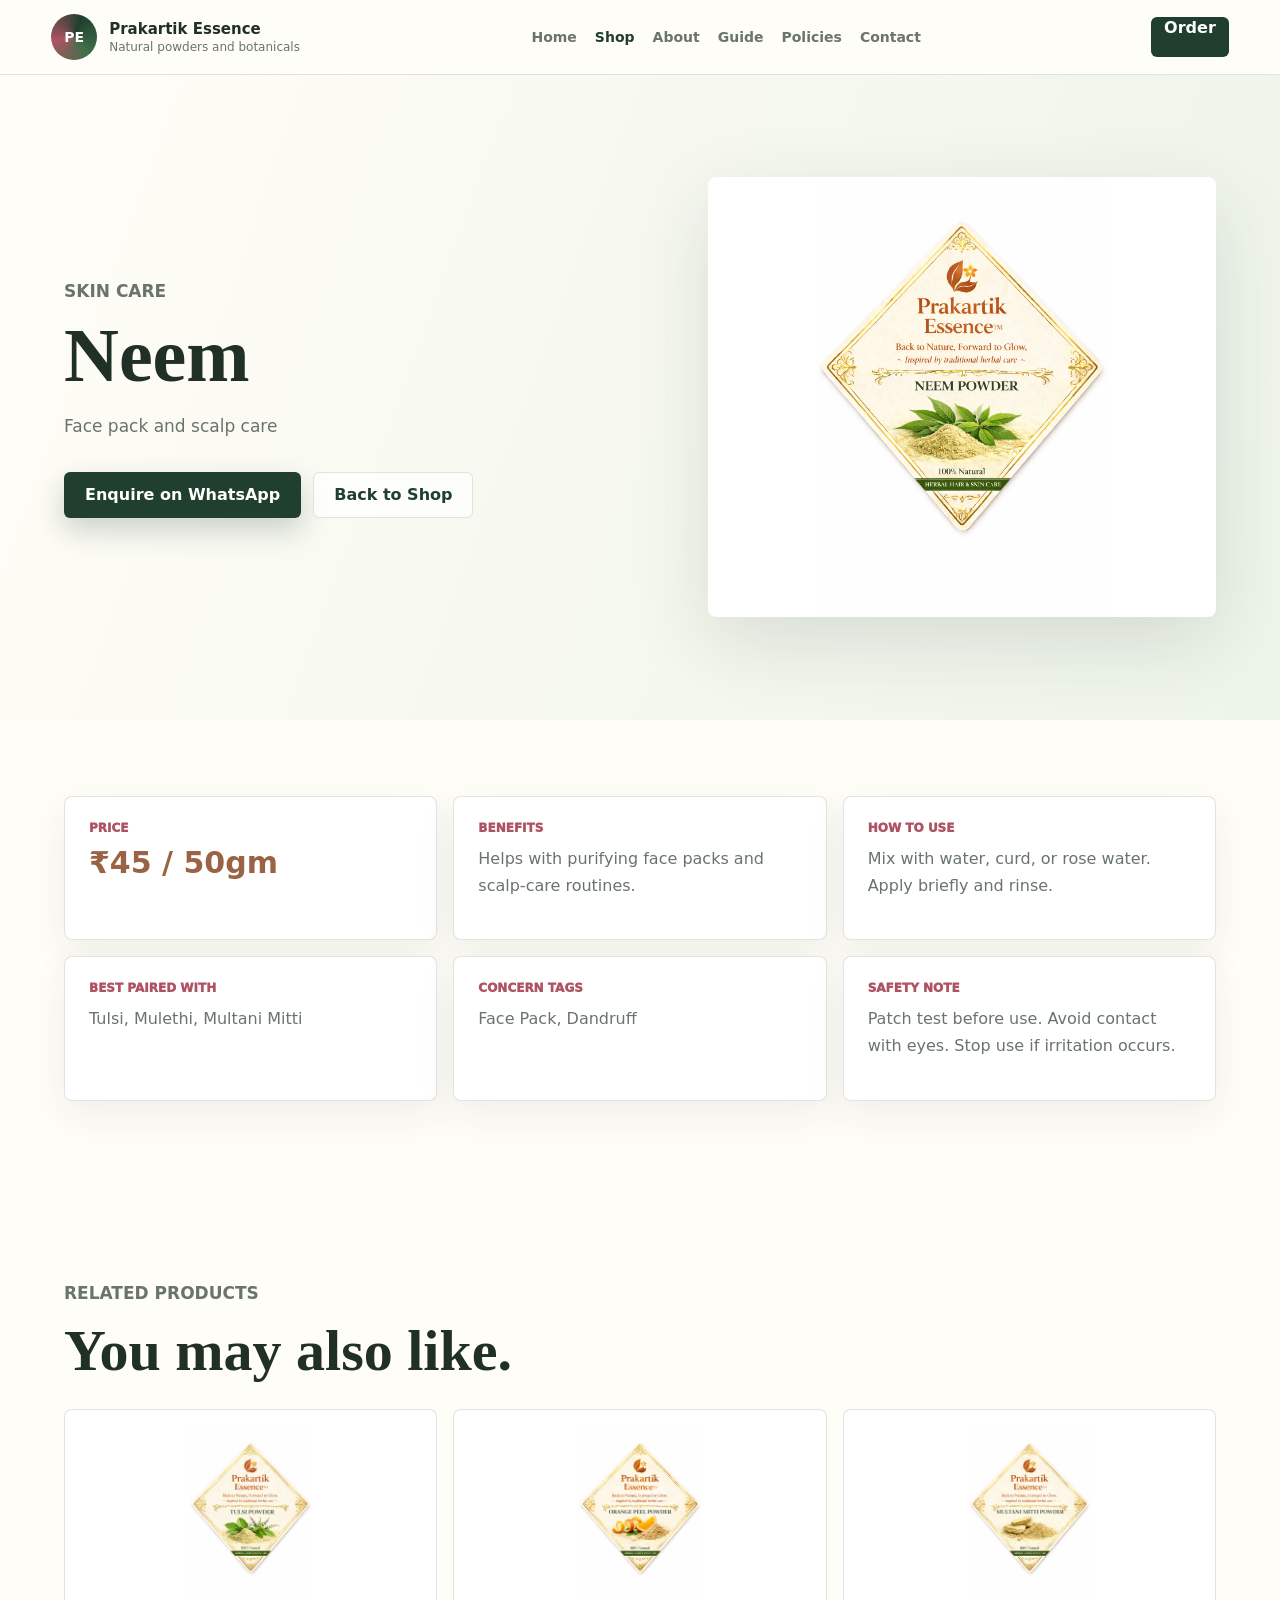
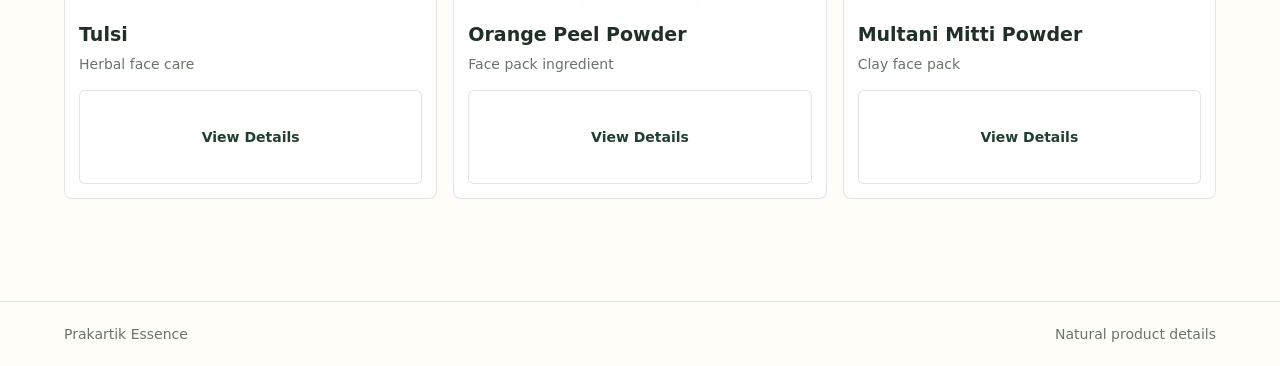
<file: product.html>
<!doctype html>
<html lang="en">
  <head>
    <meta charset="UTF-8" />
    <meta name="viewport" content="width=device-width, initial-scale=1.0" />
    <title>Product | Prakartik Essence</title>
    <link rel="stylesheet" href="styles.css" />
  </head>
  <body>
    <div id="pageHeader"></div>
    <main id="productDetail"></main>
    <footer class="footer"><span>Prakartik Essence</span><span>Natural product details</span></footer>
    <script src="product-data.js"></script>
    <script src="page-utils.js"></script>
    <script src="product-page.js"></script>
  </body>
</html>
</file>
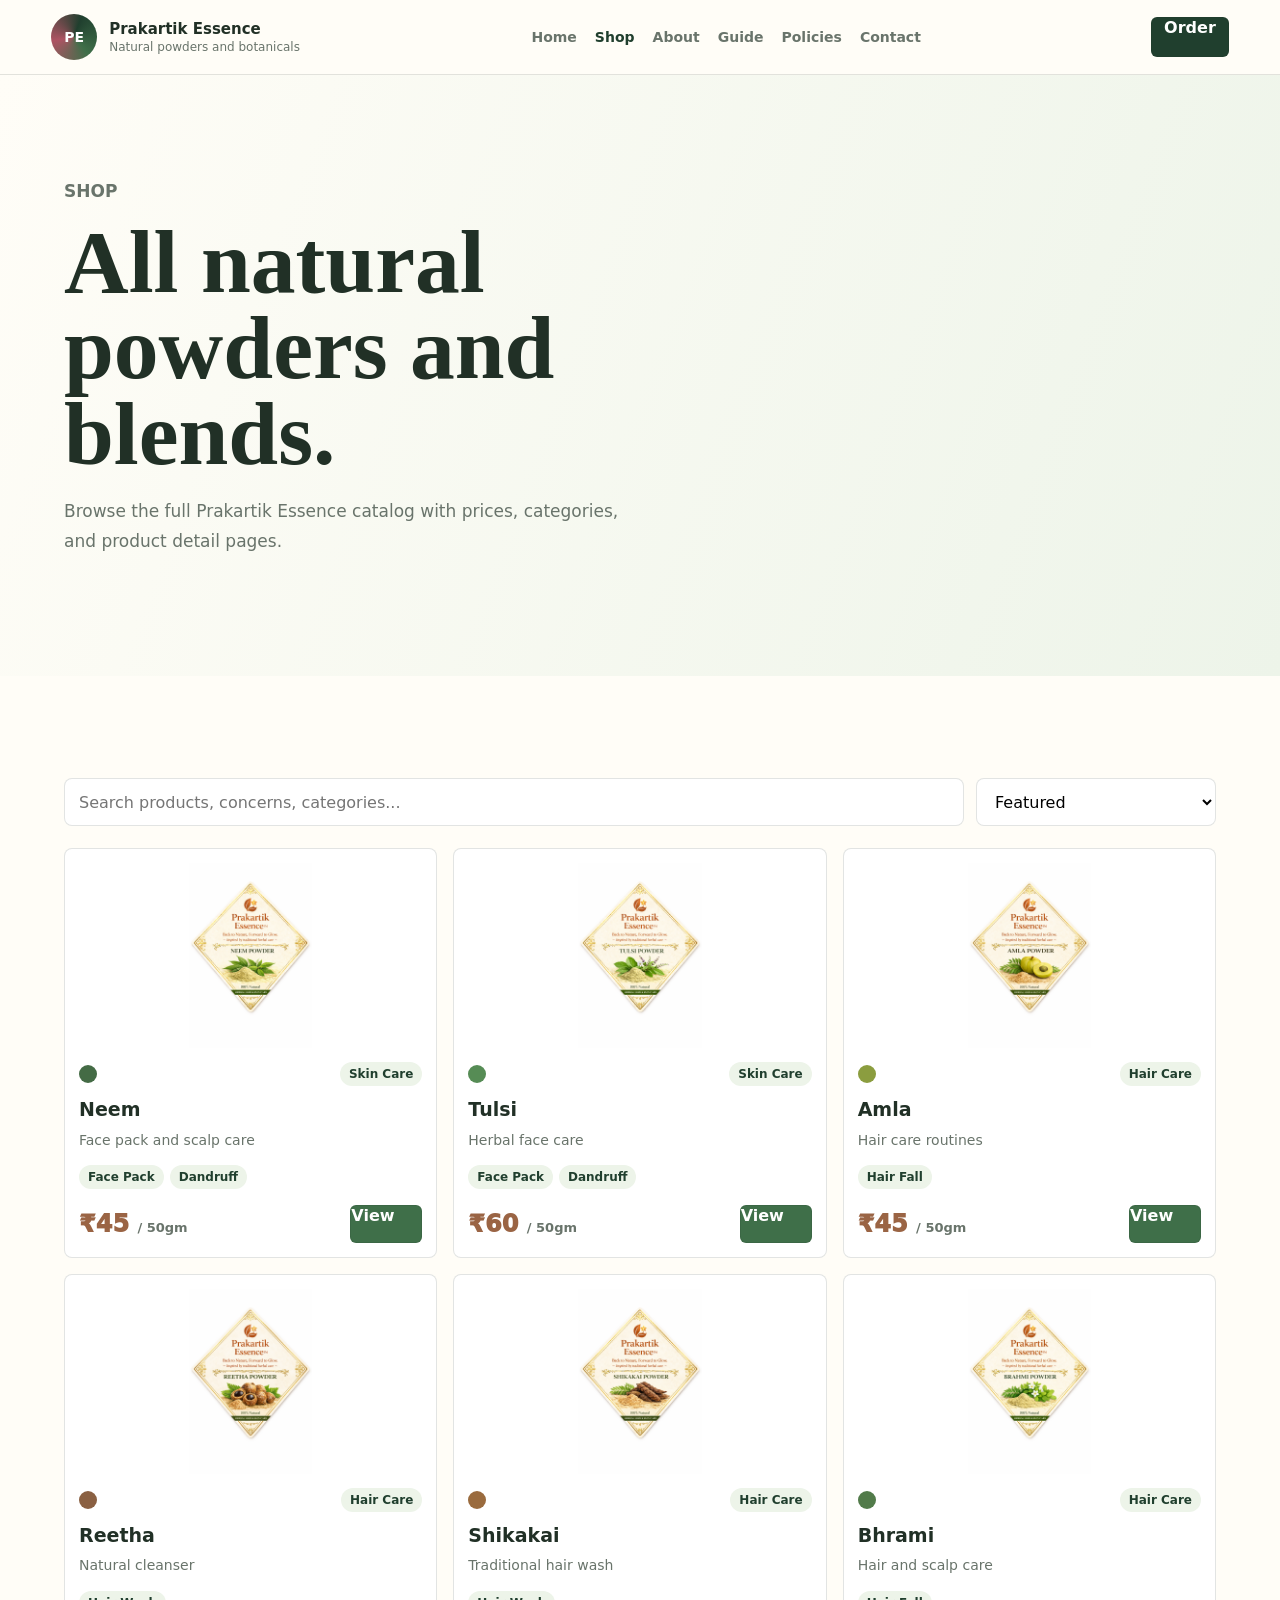
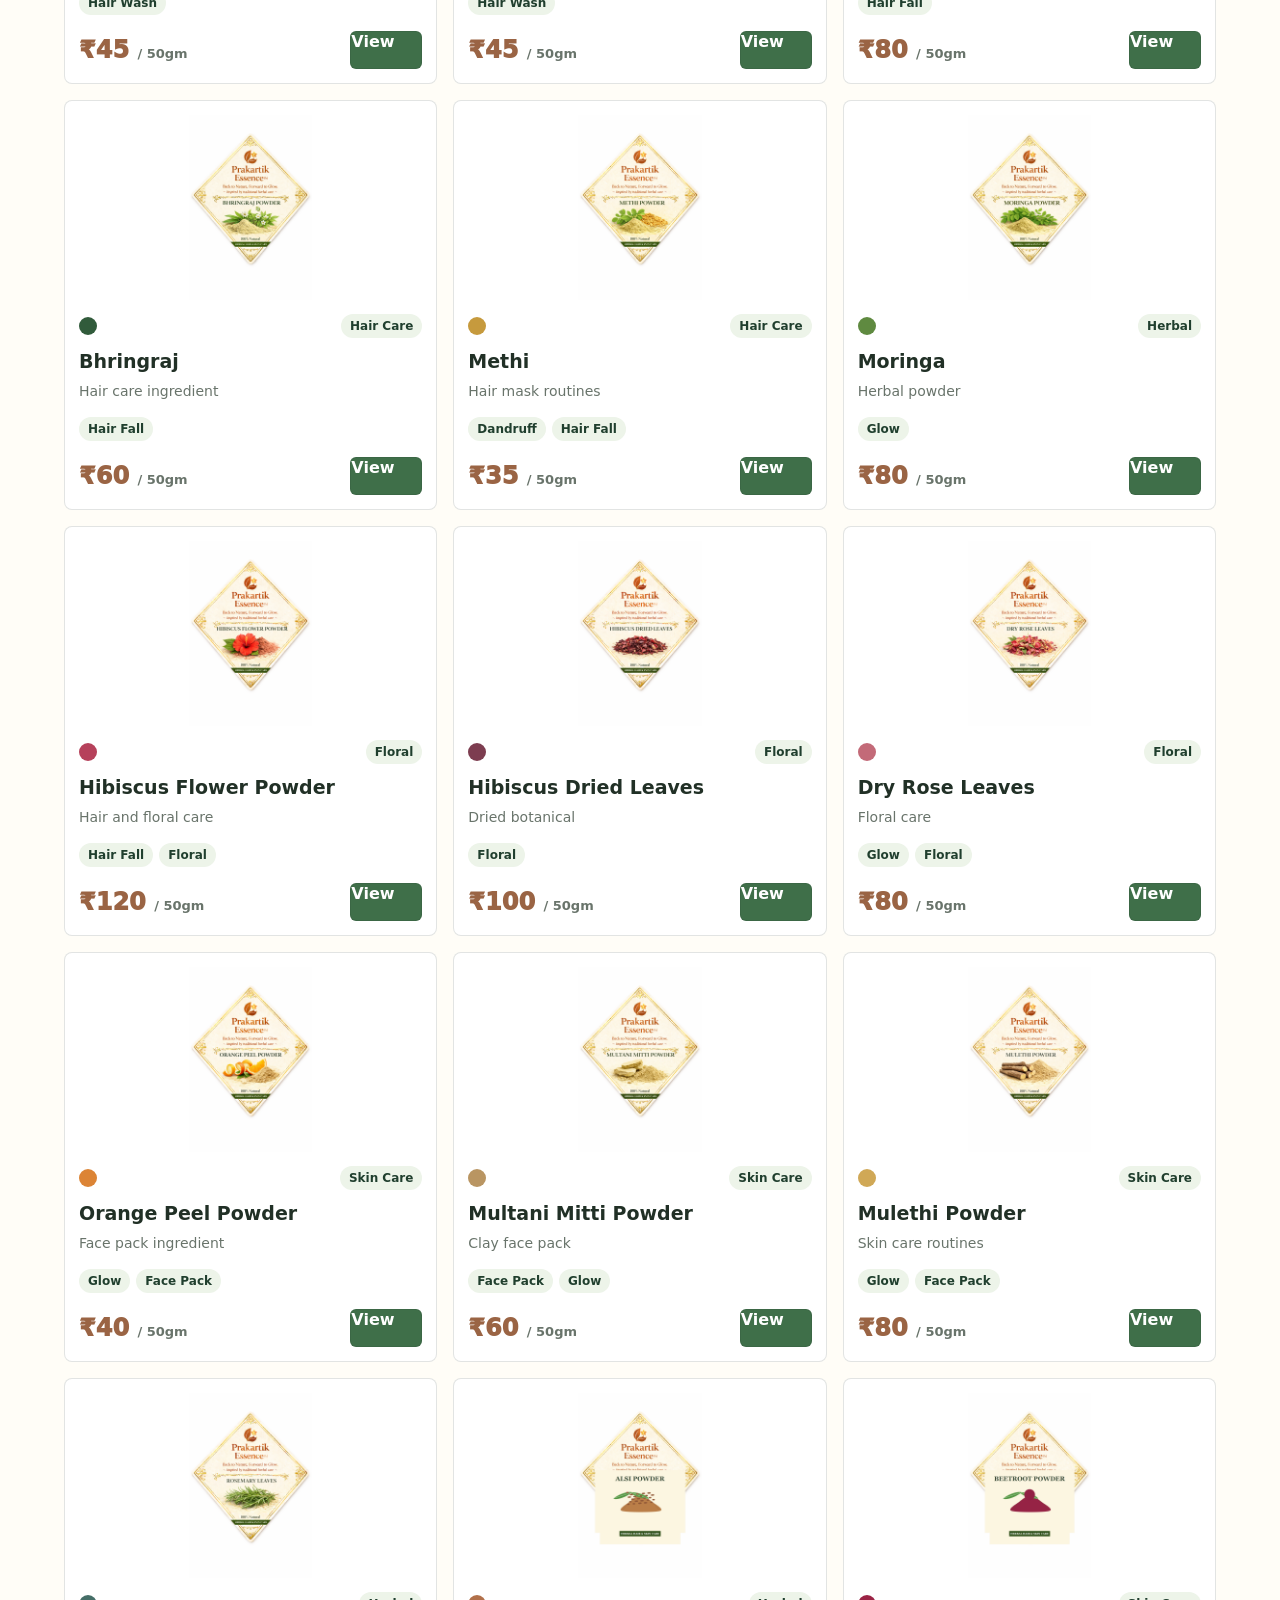
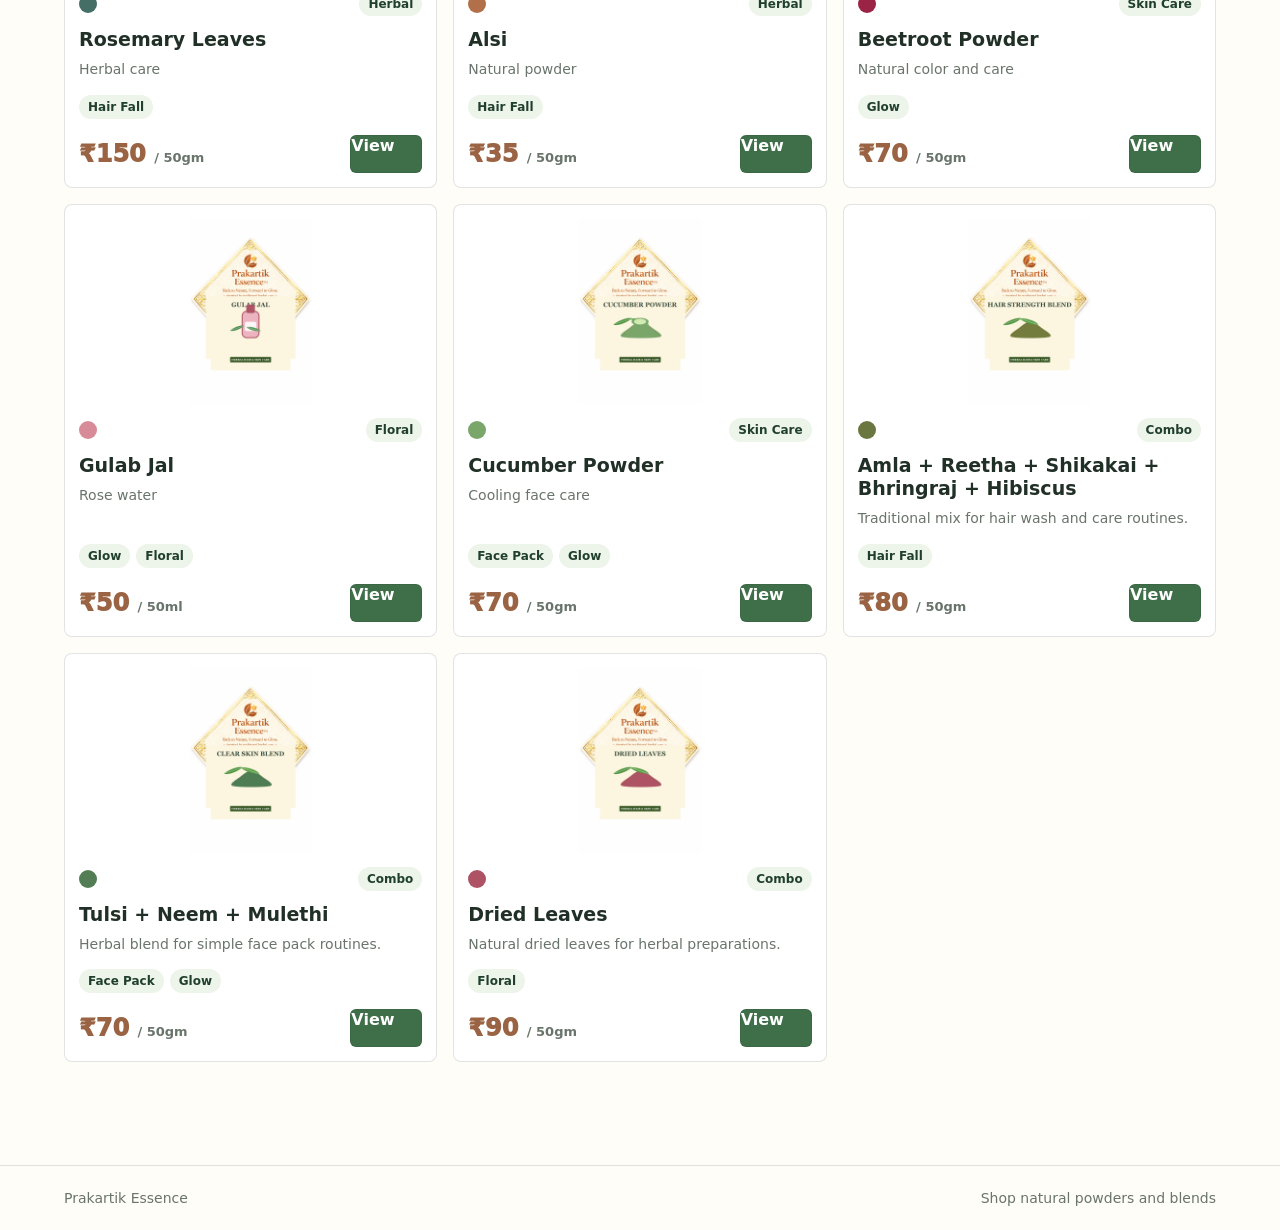
<file: shop.html>
<!doctype html>
<html lang="en">
  <head>
    <meta charset="UTF-8" />
    <meta name="viewport" content="width=device-width, initial-scale=1.0" />
    <title>Shop | Prakartik Essence</title>
    <link rel="stylesheet" href="styles.css" />
  </head>
  <body>
    <div id="pageHeader"></div>
    <main>
      <section class="inner-hero">
        <div>
          <p class="eyebrow">Shop</p>
          <h1>All natural powders and blends.</h1>
          <p>Browse the full Prakartik Essence catalog with prices, categories, and product detail pages.</p>
        </div>
      </section>
      <section class="section">
        <div class="shop-page-tools">
          <input id="shopSearch" type="search" placeholder="Search products, concerns, categories..." />
          <select id="shopSort">
            <option value="featured">Featured</option>
            <option value="low">Price: low to high</option>
            <option value="high">Price: high to low</option>
            <option value="name">Name: A to Z</option>
          </select>
        </div>
        <div class="product-grid" id="shopGrid"></div>
      </section>
    </main>
    <footer class="footer"><span>Prakartik Essence</span><span>Shop natural powders and blends</span></footer>
    <script src="product-data.js"></script>
    <script src="page-utils.js"></script>
    <script src="shop-page.js"></script>
  </body>
</html>
</file>
<file: styles.css>
:root {
  --ink: #213026;
  --muted: #69746b;
  --paper: #fffdf7;
  --surface: #ffffff;
  --leaf: #3f6f49;
  --leaf-deep: #203f2e;
  --rose: #ad5363;
  --clay: #9a6444;
  --gold: #bd9237;
  --sage: #edf4e9;
  --blush: #fff3ef;
  --line: rgba(33, 48, 38, 0.13);
  --shadow: 0 24px 80px rgba(34, 47, 38, 0.13);
}

* {
  box-sizing: border-box;
}

html {
  scroll-behavior: smooth;
}

body {
  margin: 0;
  color: var(--ink);
  background: var(--paper);
  font-family: Inter, ui-sans-serif, system-ui, -apple-system, BlinkMacSystemFont, "Segoe UI", sans-serif;
}

img {
  display: block;
  max-width: 100%;
}

a {
  color: inherit;
  text-decoration: none;
}

button,
input,
select {
  font: inherit;
}

.site-header {
  position: sticky;
  top: 0;
  z-index: 30;
  display: flex;
  align-items: center;
  justify-content: space-between;
  gap: 18px;
  padding: 14px clamp(18px, 4vw, 64px);
  border-bottom: 1px solid var(--line);
  background: rgba(255, 253, 247, 0.92);
  backdrop-filter: blur(18px);
}

.brand,
.header-actions,
.hero-actions,
.product-bottom,
.modal-actions,
.order-total {
  display: flex;
  align-items: center;
}

.brand {
  gap: 12px;
  min-width: 250px;
}

.brand-mark {
  display: grid;
  width: 46px;
  height: 46px;
  place-items: center;
  border-radius: 50%;
  color: #fff;
  background: conic-gradient(from 20deg, var(--leaf-deep), var(--leaf), var(--rose), var(--leaf-deep));
  font-size: 14px;
  font-weight: 900;
}

.brand strong,
.brand small {
  display: block;
}

.brand strong {
  font-size: 15px;
  font-weight: 900;
}

.brand small {
  margin-top: 2px;
  color: var(--muted);
  font-size: 12px;
}

.nav {
  display: flex;
  align-items: center;
  gap: 18px;
  color: var(--muted);
  font-size: 14px;
  font-weight: 800;
}

.nav a:hover {
  color: var(--leaf-deep);
}

.nav a.active {
  color: var(--leaf-deep);
}

.header-actions {
  gap: 8px;
}

.icon-btn,
.cart-trigger {
  min-height: 40px;
  border: 1px solid var(--line);
  border-radius: 6px;
  background: #fff;
  font-weight: 900;
  cursor: pointer;
}

.icon-btn {
  width: 42px;
}

.cart-trigger {
  padding: 0 12px;
  color: #fff;
  background: var(--leaf-deep);
}

.cart-trigger span {
  display: inline-grid;
  min-width: 22px;
  height: 22px;
  margin-left: 6px;
  place-items: center;
  border-radius: 999px;
  color: var(--leaf-deep);
  background: #fff;
  font-size: 12px;
}

.hero {
  display: grid;
  grid-template-columns: minmax(0, 0.82fr) minmax(360px, 1.18fr);
  gap: clamp(30px, 6vw, 82px);
  align-items: center;
  min-height: calc(100vh - 75px);
  padding: clamp(46px, 7vw, 96px) clamp(18px, 5vw, 76px) 44px;
  background:
    linear-gradient(110deg, rgba(255, 253, 247, 1) 0%, rgba(255, 253, 247, 0.95) 42%, rgba(237, 244, 233, 0.85) 100%),
    linear-gradient(180deg, rgba(255, 243, 239, 0.8), transparent 48%);
}

.hero-copy {
  max-width: 650px;
}

.eyebrow {
  margin: 0 0 12px;
  color: var(--rose);
  font-size: 12px;
  font-weight: 900;
  letter-spacing: 0;
  text-transform: uppercase;
}

h1,
h2,
h3,
p {
  margin-top: 0;
}

h1,
h2 {
  font-family: Georgia, "Times New Roman", serif;
  letter-spacing: 0;
}

h1 {
  margin-bottom: 20px;
  font-size: clamp(48px, 7vw, 92px);
  line-height: 0.96;
}

h2 {
  margin-bottom: 14px;
  font-size: clamp(32px, 4.6vw, 58px);
  line-height: 1.04;
}

h3 {
  margin-bottom: 10px;
  font-size: 20px;
  line-height: 1.22;
}

.hero-text,
.section-heading p,
.quiz-section p,
.faq-list p {
  color: var(--muted);
  font-size: 17px;
  line-height: 1.75;
}

.hero-actions {
  flex-wrap: wrap;
  gap: 12px;
  margin-top: 30px;
}

.btn {
  display: inline-flex;
  align-items: center;
  justify-content: center;
  min-height: 46px;
  padding: 0 20px;
  border: 1px solid transparent;
  border-radius: 6px;
  font-weight: 900;
  cursor: pointer;
}

.btn-primary {
  color: #fff;
  background: var(--leaf-deep);
  box-shadow: 0 12px 28px rgba(32, 63, 46, 0.22);
}

.btn-primary:hover {
  background: #183525;
}

.btn-secondary {
  color: var(--leaf-deep);
  border-color: var(--line);
  background: rgba(255, 255, 255, 0.72);
}

.hero-visual {
  position: relative;
}

.hero-visual img {
  width: 100%;
  height: min(68vh, 680px);
  min-height: 430px;
  object-fit: cover;
  border: 1px solid rgba(255, 255, 255, 0.65);
  border-radius: 8px;
  box-shadow: var(--shadow);
}

.hero-card {
  position: absolute;
  right: clamp(16px, 3vw, 32px);
  bottom: clamp(16px, 3vw, 32px);
  width: min(210px, calc(100% - 32px));
  padding: 18px;
  border: 1px solid rgba(255, 255, 255, 0.76);
  border-radius: 8px;
  background: rgba(255, 253, 247, 0.9);
  box-shadow: 0 18px 44px rgba(34, 47, 38, 0.18);
  backdrop-filter: blur(16px);
}

.hero-card span,
.hero-card small {
  display: block;
  color: var(--muted);
  font-size: 13px;
  font-weight: 800;
}

.hero-card strong {
  display: block;
  margin: 4px 0;
  color: var(--clay);
  font-size: 42px;
  line-height: 1;
}

.stats {
  display: grid;
  grid-template-columns: repeat(4, 1fr);
  border-top: 1px solid var(--line);
  border-bottom: 1px solid var(--line);
  background: #fff8eb;
}

.stats div {
  min-height: 112px;
  padding: 24px clamp(18px, 4vw, 48px);
  border-right: 1px solid var(--line);
}

.stats div:last-child {
  border-right: 0;
}

.stats strong,
.stats span {
  display: block;
}

.stats strong {
  margin-bottom: 4px;
  color: var(--leaf-deep);
  font-size: 30px;
}

.stats span {
  color: var(--muted);
  font-size: 14px;
  line-height: 1.45;
}

.section,
.combo-section,
.quiz-section,
.guide-section,
.faq-section,
.contact-section {
  padding: clamp(58px, 8vw, 104px) clamp(18px, 5vw, 76px);
}

.anchor-target {
  display: block;
  height: 1px;
}

.section-heading {
  max-width: 760px;
  margin-bottom: 28px;
}

.split-heading {
  display: flex;
  max-width: none;
  align-items: end;
  justify-content: space-between;
  gap: 20px;
}

.shop-layout {
  display: grid;
  grid-template-columns: minmax(230px, 290px) 1fr;
  gap: 22px;
  align-items: start;
}

.shop-tools {
  position: sticky;
  top: 96px;
  display: grid;
  gap: 18px;
  padding: 18px;
  border: 1px solid var(--line);
  border-radius: 8px;
  background: var(--surface);
  box-shadow: 0 14px 40px rgba(34, 47, 38, 0.07);
}

.search-box,
.filter-group,
.delivery-box,
.quiz-panel label {
  display: grid;
  gap: 10px;
}

.search-box span,
.filter-group > span,
.delivery-box span,
.quiz-panel label span {
  color: var(--ink);
  font-size: 13px;
  font-weight: 900;
}

.search-box input,
.search-box select,
.delivery-box select,
.quiz-panel select,
.modal-actions select {
  width: 100%;
  min-height: 44px;
  padding: 0 12px;
  border: 1px solid var(--line);
  border-radius: 6px;
  color: var(--ink);
  background: var(--paper);
  outline: none;
}

.filter-bar {
  display: flex;
  flex-wrap: wrap;
  gap: 8px;
}

.filter-btn,
.concern-btn {
  min-height: 38px;
  padding: 0 13px;
  border: 1px solid var(--line);
  border-radius: 999px;
  color: var(--muted);
  background: #fff;
  font-size: 13px;
  font-weight: 900;
  cursor: pointer;
}

.filter-btn.active,
.filter-btn:hover,
.concern-btn.active,
.concern-btn:hover {
  color: #fff;
  border-color: var(--leaf);
  background: var(--leaf);
}

.mini-note {
  display: grid;
  gap: 6px;
  padding: 14px;
  border-radius: 8px;
  background: var(--sage);
}

.mini-note span {
  color: var(--muted);
  font-size: 13px;
  line-height: 1.5;
}

.product-grid {
  display: grid;
  grid-template-columns: repeat(3, minmax(0, 1fr));
  gap: 16px;
}

.product-card {
  position: relative;
  display: grid;
  grid-template-rows: auto auto auto 1fr auto auto;
  min-height: 390px;
  padding: 14px;
  border: 1px solid var(--line);
  border-radius: 8px;
  background: var(--surface);
  transition: transform 160ms ease, box-shadow 160ms ease, border-color 160ms ease;
}

.product-card:hover {
  border-color: rgba(63, 111, 73, 0.44);
  box-shadow: 0 18px 46px rgba(34, 47, 38, 0.1);
  transform: translateY(-2px);
}

.favorite-btn {
  position: absolute;
  top: 22px;
  right: 22px;
  z-index: 2;
  display: grid;
  width: 36px;
  height: 36px;
  place-items: center;
  border: 1px solid rgba(255, 255, 255, 0.75);
  border-radius: 50%;
  color: var(--rose);
  background: rgba(255, 255, 255, 0.86);
  font-size: 19px;
  cursor: pointer;
}

.favorite-btn.active {
  color: #fff;
  background: var(--rose);
}

.product-image,
.combo-image,
.guide-grid img,
.modal-card > img {
  width: 100%;
  border-radius: 8px;
  object-fit: cover;
  background: var(--sage);
}

.product-image {
  height: 185px;
  margin-bottom: 14px;
}

.real-product-image {
  object-fit: contain;
  background: #fff;
}

.inner-hero img.real-product-image {
  object-fit: contain;
  background: #fff;
}

.product-top {
  display: flex;
  align-items: center;
  justify-content: space-between;
  gap: 12px;
  margin-bottom: 12px;
}

.product-dot {
  width: 18px;
  height: 18px;
  border-radius: 50%;
}

.category,
.tags span {
  max-width: 100%;
  padding: 5px 9px;
  border-radius: 999px;
  color: var(--leaf-deep);
  background: var(--sage);
  font-size: 12px;
  font-weight: 900;
}

.product-card h3 {
  margin: 0 0 8px;
  font-size: 19px;
}

.product-card p {
  margin-bottom: 14px;
  color: var(--muted);
  font-size: 14px;
  line-height: 1.55;
}

.tags {
  display: flex;
  flex-wrap: wrap;
  gap: 6px;
  margin-bottom: 16px;
}

.product-bottom {
  justify-content: space-between;
  gap: 12px;
}

.price {
  color: var(--clay);
  font-size: 24px;
  font-weight: 950;
}

.price small {
  color: var(--muted);
  font-size: 13px;
  font-weight: 800;
}

.add-btn,
.combo-add,
.copy-order,
.clear-order,
.quick-view,
.qty-controls button {
  border: 1px solid var(--line);
  border-radius: 6px;
  font-weight: 900;
  cursor: pointer;
}

.add-btn {
  min-width: 72px;
  min-height: 38px;
  color: #fff;
  background: var(--leaf);
}

.add-btn:hover {
  background: var(--leaf-deep);
}

.card-actions {
  display: grid;
  grid-template-columns: 1fr 1fr;
  gap: 8px;
  margin-top: 12px;
}

.quick-view {
  display: inline-flex;
  align-items: center;
  justify-content: center;
  min-height: 38px;
  color: var(--leaf-deep);
  background: #fff;
  font-size: 14px;
}

.empty-state {
  grid-column: 1 / -1;
  padding: 28px;
  border: 1px dashed var(--line);
  border-radius: 8px;
  color: var(--muted);
  background: var(--surface);
  text-align: center;
}

.combo-section {
  color: #fff;
  background: linear-gradient(135deg, var(--leaf-deep), #26362b 56%, #7a3f4e);
}

.combo-section .eyebrow {
  color: #f7d2c6;
}

.combo-grid,
.guide-grid,
.recommendation-grid,
.contact-layout {
  display: grid;
  grid-template-columns: repeat(3, 1fr);
  gap: 16px;
}

.combo-card,
.guide-grid article,
.recommend-card,
.contact-card,
.email-card {
  border-radius: 8px;
}

.combo-card {
  display: grid;
  min-height: 370px;
  padding: 18px;
  border: 1px solid rgba(255, 255, 255, 0.18);
  background: rgba(255, 255, 255, 0.08);
}

.combo-image {
  height: 165px;
  margin-bottom: 16px;
}

.combo-card span {
  margin-bottom: 12px;
  color: #f7d48b;
  font-size: 12px;
  font-weight: 950;
  text-transform: uppercase;
}

.combo-card p {
  color: rgba(255, 255, 255, 0.78);
  line-height: 1.6;
}

.combo-add {
  align-self: end;
  min-height: 42px;
  color: var(--leaf-deep);
  background: #fff7e6;
}

.quiz-section {
  background: var(--sage);
}

.quiz-panel {
  display: grid;
  grid-template-columns: 1fr 1fr auto;
  gap: 14px;
  align-items: end;
  max-width: 920px;
  padding: 18px;
  border: 1px solid var(--line);
  border-radius: 8px;
  background: #fff;
}

.recommendation-grid {
  margin-top: 20px;
}

.recommend-card {
  display: grid;
  grid-template-columns: 82px 1fr auto;
  gap: 14px;
  align-items: center;
  padding: 12px;
  border: 1px solid var(--line);
  background: #fff;
}

.recommend-card img {
  width: 82px;
  height: 72px;
  border-radius: 8px;
  object-fit: cover;
}

.recommend-card strong,
.recommend-card span {
  display: block;
}

.recommend-card span {
  color: var(--muted);
  font-size: 13px;
}

.guide-section {
  background: #fff;
}

.guide-grid article {
  padding: 18px;
  border: 1px solid var(--line);
  background: var(--paper);
}

.guide-grid img {
  height: 170px;
  margin-bottom: 16px;
}

.guide-grid p {
  color: var(--muted);
  line-height: 1.65;
}

.faq-section {
  background: var(--paper);
}

.faq-list {
  display: grid;
  gap: 10px;
  max-width: 900px;
}

.faq-list details {
  padding: 18px 20px;
  border: 1px solid var(--line);
  border-radius: 8px;
  background: #fff;
}

.faq-list summary {
  font-weight: 950;
  cursor: pointer;
}

.faq-list p {
  margin: 12px 0 0;
  font-size: 15px;
}

.contact-section {
  background: var(--blush);
}

.contact-card,
.email-card {
  display: grid;
  align-content: start;
  gap: 18px;
  min-height: 230px;
  padding: 24px;
  border: 1px solid var(--line);
  background: rgba(255, 255, 255, 0.78);
  box-shadow: 0 16px 46px rgba(34, 47, 38, 0.08);
}

.contact-card.highlight {
  color: #fff;
  border-color: transparent;
  background: linear-gradient(135deg, var(--leaf-deep), var(--leaf));
}

.contact-card span,
.email-card > span {
  color: var(--rose);
  font-size: 12px;
  font-weight: 950;
  text-transform: uppercase;
}

.contact-card.highlight span {
  color: #f7d48b;
}

.contact-card strong {
  font-size: clamp(24px, 3vw, 34px);
  line-height: 1.1;
  overflow-wrap: anywhere;
}

.email-list {
  display: grid;
  gap: 10px;
}

.email-list a {
  padding: 12px;
  border: 1px solid var(--line);
  border-radius: 6px;
  color: var(--leaf-deep);
  background: #fff;
  font-size: 14px;
  font-weight: 850;
  overflow-wrap: anywhere;
}

.cart-drawer,
.modal {
  position: fixed;
  inset: 0;
  z-index: 80;
  display: none;
}

.cart-drawer.open,
.modal.open {
  display: block;
}

.drawer-backdrop,
.modal-backdrop {
  position: absolute;
  inset: 0;
  background: rgba(21, 31, 25, 0.5);
}

.drawer-panel {
  position: absolute;
  top: 0;
  right: 0;
  display: grid;
  gap: 14px;
  width: min(460px, 100%);
  height: 100%;
  padding: 22px;
  background: var(--paper);
  box-shadow: -24px 0 70px rgba(0, 0, 0, 0.2);
  overflow: auto;
}

.drawer-header {
  display: flex;
  align-items: start;
  justify-content: space-between;
  gap: 16px;
}

.drawer-header h2 {
  margin-bottom: 0;
  font-size: 34px;
}

.order-items {
  display: grid;
  gap: 10px;
  max-height: 45vh;
  overflow: auto;
}

.empty-order {
  padding: 18px;
  color: var(--muted);
  border: 1px dashed var(--line);
  border-radius: 8px;
  text-align: center;
}

.order-row {
  display: grid;
  grid-template-columns: 64px 1fr auto;
  gap: 12px;
  align-items: center;
  padding: 12px;
  border: 1px solid var(--line);
  border-radius: 8px;
  background: #fff;
}

.order-row img {
  width: 64px;
  height: 58px;
  border-radius: 8px;
  object-fit: cover;
}

.order-row strong,
.order-row span {
  display: block;
}

.order-row strong {
  margin-bottom: 4px;
  font-size: 14px;
}

.order-row span {
  color: var(--muted);
  font-size: 13px;
}

.qty-controls {
  display: grid;
  grid-template-columns: 32px 28px 32px;
  align-items: center;
  gap: 4px;
}

.qty-controls button {
  width: 32px;
  height: 32px;
  background: var(--sage);
}

.qty-controls span {
  color: var(--ink);
  font-weight: 900;
  text-align: center;
}

.order-total {
  justify-content: space-between;
  gap: 12px;
  padding: 16px 0 4px;
  border-top: 1px solid var(--line);
}

.order-total span,
.discount-note {
  color: var(--muted);
  font-weight: 800;
}

.order-total strong {
  color: var(--clay);
  font-size: 30px;
}

.discount-note {
  min-height: 20px;
  margin: 0;
  font-size: 13px;
}

.copy-order,
.clear-order {
  min-height: 42px;
  color: var(--muted);
  background: #fff;
}

.modal-card {
  position: absolute;
  top: 50%;
  left: 50%;
  display: grid;
  grid-template-columns: minmax(260px, 0.8fr) minmax(300px, 1fr);
  gap: 24px;
  width: min(940px, calc(100% - 28px));
  max-height: calc(100vh - 28px);
  padding: 18px;
  border-radius: 8px;
  background: #fff;
  box-shadow: var(--shadow);
  transform: translate(-50%, -50%);
  overflow: auto;
}

.modal-close {
  position: absolute;
  top: 14px;
  right: 14px;
  z-index: 2;
}

.modal-card > img {
  height: 100%;
  min-height: 390px;
  object-fit: contain;
}

.modal-content {
  padding: 18px 12px 8px 0;
}

.detail-list {
  display: grid;
  gap: 10px;
  margin: 20px 0;
}

.detail-list div {
  padding: 12px;
  border: 1px solid var(--line);
  border-radius: 8px;
  background: var(--paper);
}

.detail-list strong,
.detail-list span {
  display: block;
}

.detail-list strong {
  margin-bottom: 5px;
}

.detail-list span,
.safety-note {
  color: var(--muted);
  line-height: 1.55;
}

.modal-actions {
  gap: 10px;
}

.footer {
  display: flex;
  justify-content: space-between;
  gap: 18px;
  padding: 24px clamp(18px, 5vw, 76px);
  color: var(--muted);
  border-top: 1px solid var(--line);
  font-size: 14px;
}

.inner-hero {
  display: grid;
  grid-template-columns: minmax(0, 0.9fr) minmax(300px, 0.8fr);
  gap: clamp(24px, 6vw, 72px);
  align-items: center;
  padding: clamp(54px, 8vw, 104px) clamp(18px, 5vw, 76px);
  background: linear-gradient(110deg, #fffdf7, #edf4e9);
}

.inner-hero > div {
  max-width: 760px;
}

.inner-hero p {
  color: var(--muted);
  font-size: 17px;
  line-height: 1.75;
}

.inner-hero img {
  width: 100%;
  max-height: 440px;
  border-radius: 8px;
  object-fit: cover;
  box-shadow: var(--shadow);
}

.shop-page-tools {
  display: grid;
  grid-template-columns: 1fr 240px;
  gap: 12px;
  margin-bottom: 22px;
}

.shop-page-tools input,
.shop-page-tools select {
  min-height: 48px;
  padding: 0 14px;
  border: 1px solid var(--line);
  border-radius: 8px;
  background: #fff;
}

.product-detail-hero h1 {
  font-size: clamp(42px, 6vw, 76px);
}

.detail-page-grid,
.story-grid,
.policy-layout {
  display: grid;
  grid-template-columns: repeat(3, 1fr);
  gap: 16px;
  padding: clamp(42px, 6vw, 76px) clamp(18px, 5vw, 76px);
}

.policy-layout {
  grid-template-columns: repeat(2, 1fr);
}

.detail-page-grid article,
.story-grid article,
.policy-layout article {
  padding: 24px;
  border: 1px solid var(--line);
  border-radius: 8px;
  background: #fff;
  box-shadow: 0 14px 40px rgba(34, 47, 38, 0.07);
}

.detail-page-grid span,
.story-grid span {
  display: block;
  margin-bottom: 10px;
  color: var(--rose);
  font-size: 12px;
  font-weight: 950;
  text-transform: uppercase;
}

.detail-page-grid strong {
  color: var(--clay);
  font-size: 30px;
}

.detail-page-grid p,
.story-grid p,
.policy-layout p {
  color: var(--muted);
  line-height: 1.7;
}

.inner-contact {
  padding-top: clamp(42px, 6vw, 76px);
}

@media (max-width: 1120px) {
  .product-grid {
    grid-template-columns: repeat(2, minmax(0, 1fr));
  }

  .contact-layout {
    grid-template-columns: 1fr 1fr;
  }

  .email-card {
    grid-column: 1 / -1;
  }
}

@media (max-width: 900px) {
  .site-header,
  .footer,
  .split-heading {
    align-items: flex-start;
    flex-direction: column;
  }

  .brand {
    min-width: 0;
  }

  .nav {
    width: 100%;
    justify-content: space-between;
    gap: 10px;
    overflow-x: auto;
  }

  .header-actions {
    width: 100%;
    justify-content: space-between;
  }

  .hero,
  .shop-layout,
  .modal-card,
  .inner-hero,
  .shop-page-tools,
  .detail-page-grid,
  .story-grid,
  .policy-layout {
    grid-template-columns: 1fr;
  }

  .hero {
    min-height: auto;
  }

  .hero-visual img {
    height: 460px;
    min-height: 0;
  }

  .shop-tools {
    position: static;
  }

  .stats,
  .combo-grid,
  .guide-grid,
  .recommendation-grid,
  .contact-layout,
  .quiz-panel {
    grid-template-columns: 1fr;
  }

  .modal-card > img {
    min-height: 260px;
    height: 300px;
  }

  .modal-content {
    padding: 0;
  }
}

@media (max-width: 620px) {
  .site-header {
    position: static;
  }

  .hero-actions,
  .modal-actions {
    display: grid;
  }

  .hero-visual img {
    height: 330px;
  }

  .hero-card {
    position: static;
    width: 100%;
    margin-top: 12px;
  }

  .stats,
  .product-grid {
    grid-template-columns: 1fr;
  }

  .stats div {
    border-right: 0;
    border-bottom: 1px solid var(--line);
  }

  .order-row {
    grid-template-columns: 54px 1fr;
  }

  .qty-controls {
    grid-column: 1 / -1;
    justify-content: end;
  }
}
</file>
